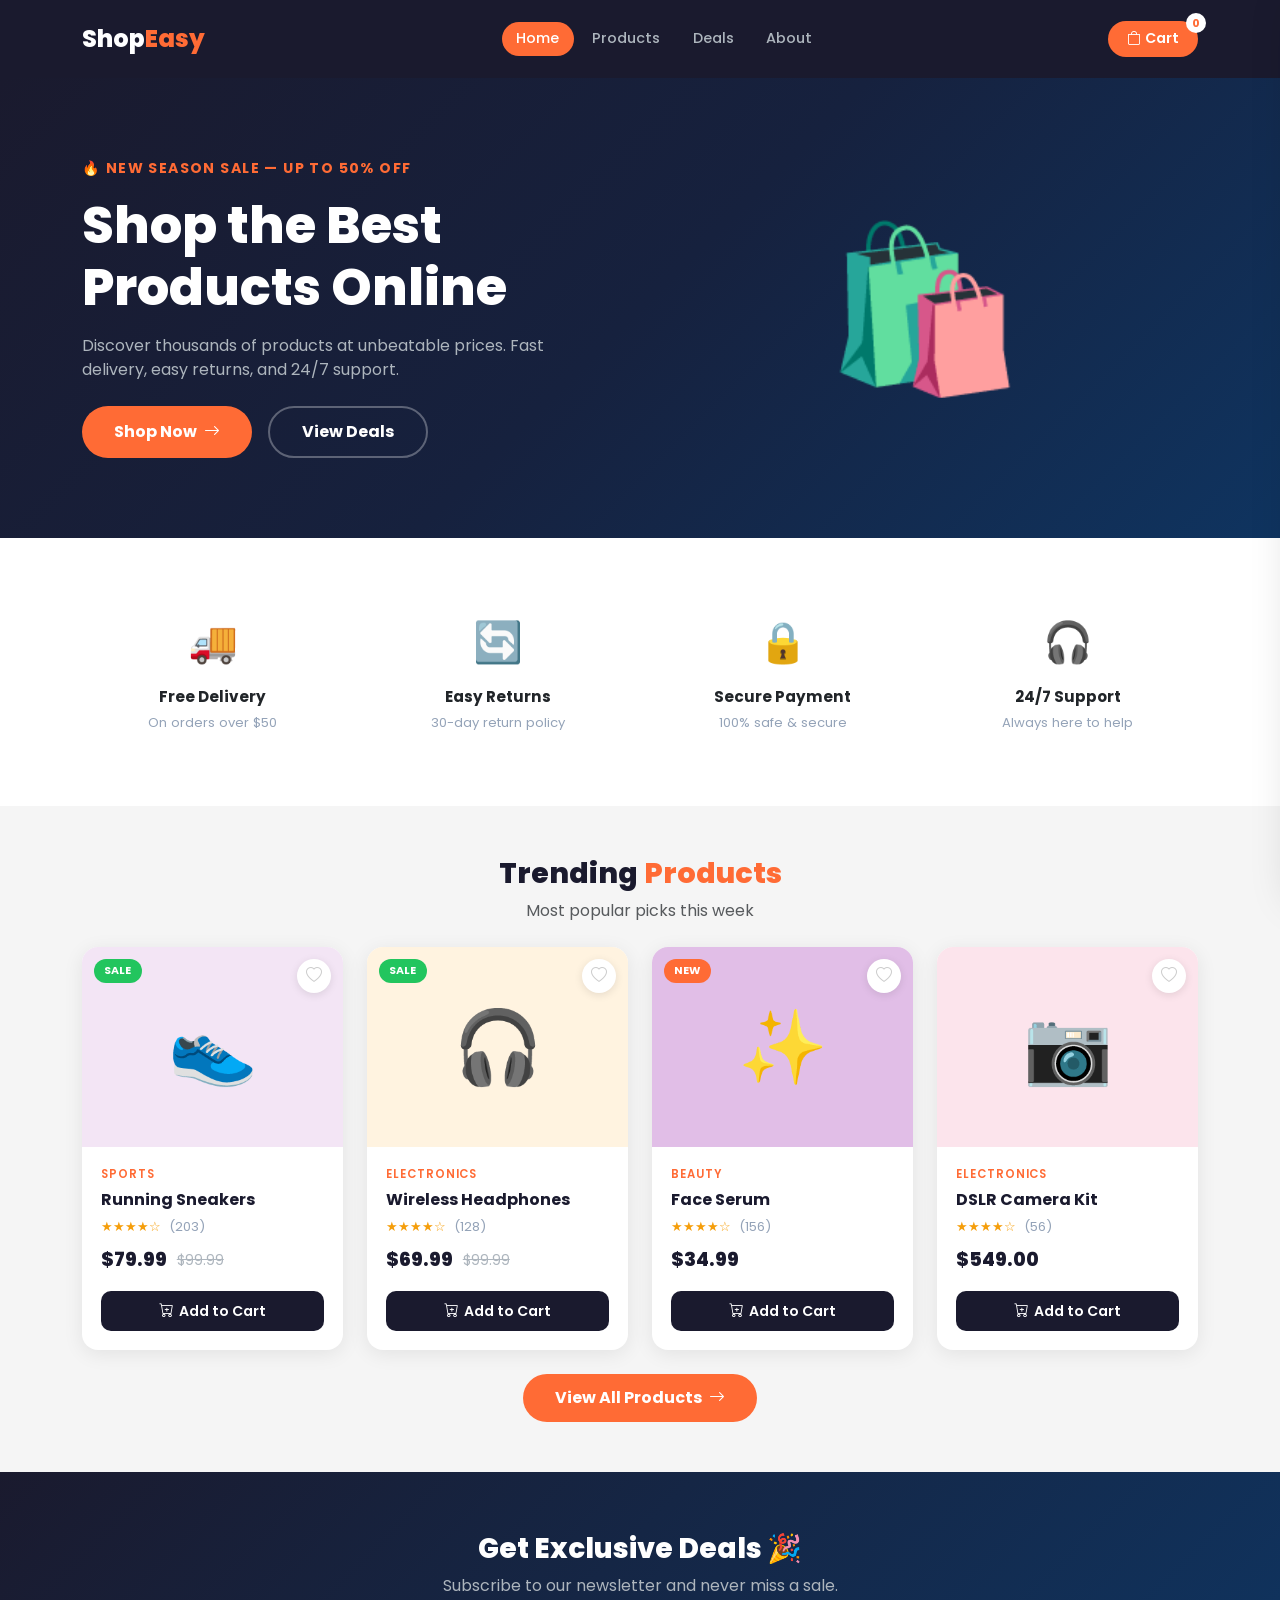
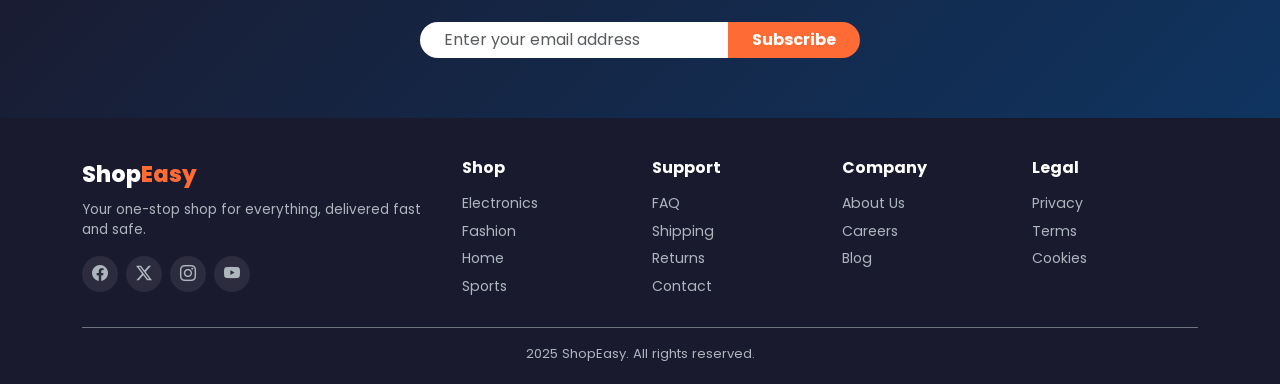
<file: index.html>
<!DOCTYPE html>
<html lang="en">
<head>
  <meta charset="UTF-8"/>
  <meta name="viewport" content="width=device-width, initial-scale=1.0"/>
  <title>ShopEasy - E-Commerce</title>
  <link href="https://cdn.jsdelivr.net/npm/bootstrap@5.3.3/dist/css/bootstrap.min.css" rel="stylesheet"/>
  <link href="https://cdn.jsdelivr.net/npm/bootstrap-icons@1.11.3/font/bootstrap-icons.css" rel="stylesheet"/>
  <link href="https://fonts.googleapis.com/css2?family=Poppins:wght@400;500;600;700;800&display=swap" rel="stylesheet"/>
  <style>
    :root {
      --primary: #ff6b35;
      --primary-dark: #e55a24;
      --dark: #1a1a2e;
    }
    * { box-sizing: border-box; }
    body { font-family: 'Poppins', sans-serif; background: #f5f5f5; margin: 0; }
    .page { display: none; }
    .page.active { display: block; animation: fadeIn .3s ease; }
    @keyframes fadeIn { from{opacity:0;transform:translateY(10px)} to{opacity:1;transform:translateY(0)} }

    /* NAVBAR */
    .navbar { background: var(--dark); padding: 1rem 0; position: sticky; top: 0; z-index: 999; }
    .navbar-brand { font-size: 1.5rem; font-weight: 800; color: #fff !important; text-decoration: none; }
    .navbar-brand span { color: var(--primary); }
    .nav-link { color: #adb5bd !important; font-weight: 500; font-size: .9rem; cursor: pointer; padding: .4rem .9rem !important; border-radius: 20px; transition: all .2s; }
    .nav-link:hover { color: #fff !important; background: rgba(255,255,255,.08); }
    .nav-link.active-nav { color: #fff !important; background: var(--primary) !important; }
    .cart-btn { background: var(--primary); color: #fff; border: none; border-radius: 25px; padding: .45rem 1.2rem; font-size: .88rem; font-weight: 600; cursor: pointer; font-family: 'Poppins', sans-serif; transition: background .2s; position: relative; }
    .cart-btn:hover { background: var(--primary-dark); }
    .cart-count { position: absolute; top: -8px; right: -8px; background: #fff; color: var(--primary); border-radius: 50%; width: 20px; height: 20px; font-size: .7rem; font-weight: 700; display: flex; align-items: center; justify-content: center; }

    /* HERO */
    .hero { background: linear-gradient(135deg,#1a1a2e,#16213e,#0f3460); padding: 80px 0; color: #fff; }
    .hero h1 { font-size: clamp(2rem,5vw,3.2rem); font-weight: 800; line-height: 1.2; }
    .hero p { color: #adb5bd; max-width: 480px; }
    .hero-img { font-size: 10rem; text-align: center; animation: float 3s ease-in-out infinite; }
    @keyframes float { 0%,100%{transform:translateY(0)} 50%{transform:translateY(-18px)} }
    .btn-custom { background: var(--primary); color: #fff; border: none; border-radius: 30px; padding: .75rem 2rem; font-size: 1rem; font-weight: 700; font-family: 'Poppins',sans-serif; cursor: pointer; transition: background .2s,transform .1s; display: inline-block; }
    .btn-custom:hover { background: var(--primary-dark); transform: scale(1.04); }

    /* FEATURES */
    .features-section { background: #fff; padding: 50px 0; }
    .feature-card { text-align: center; padding: 1.5rem; }
    .feature-icon { font-size: 2.5rem; margin-bottom: 1rem; }
    .feature-card h6 { font-size: .95rem; font-weight: 700; margin-bottom: .4rem; }
    .feature-card p { font-size: .82rem; color: #94a3b8; margin: 0; }

    /* FILTER */
    .filter-btn { border: 1.5px solid #dee2e6; background: #fff; border-radius: 25px; padding: .4rem 1.1rem; font-size: .85rem; font-weight: 600; cursor: pointer; font-family: 'Poppins',sans-serif; transition: all .2s; color: #555; }
    .filter-btn:hover { border-color: var(--primary); color: var(--primary); }
    .filter-btn.active { background: var(--primary); color: #fff; border-color: var(--primary); }

    /* PRODUCTS */
    .products-section { padding: 50px 0; }
    .section-title { font-size: 1.8rem; font-weight: 800; color: var(--dark); }
    .section-title span { color: var(--primary); }
    .product-card { background: #fff; border-radius: 16px; overflow: hidden; border: none; box-shadow: 0 4px 20px rgba(0,0,0,.08); transition: transform .3s,box-shadow .3s; height: 100%; }
    .product-card:hover { transform: translateY(-6px); box-shadow: 0 16px 40px rgba(0,0,0,.12); }
    .product-img { height: 200px; display: flex; align-items: center; justify-content: center; font-size: 5rem; position: relative; }
    .badge-new { position:absolute;top:12px;left:12px;background:var(--primary);color:#fff;font-size:.68rem;font-weight:700;padding:.25rem .65rem;border-radius:20px; }
    .badge-sale { position:absolute;top:12px;left:12px;background:#22c55e;color:#fff;font-size:.68rem;font-weight:700;padding:.25rem .65rem;border-radius:20px; }
    .wishlist-btn { position:absolute;top:12px;right:12px;width:34px;height:34px;border-radius:50%;background:#fff;border:none;cursor:pointer;display:flex;align-items:center;justify-content:center;font-size:1rem;color:#ccc;box-shadow:0 2px 8px rgba(0,0,0,.1);transition:color .2s,transform .1s; }
    .wishlist-btn:hover,.wishlist-btn.active { color:#ef4444;transform:scale(1.1); }
    .product-body { padding: 1.2rem; }
    .product-category { font-size:.72rem;font-weight:600;color:var(--primary);text-transform:uppercase;letter-spacing:.08em;margin-bottom:.3rem; }
    .product-name { font-size:1rem;font-weight:700;color:var(--dark);margin-bottom:.3rem; }
    .product-rating { color:#f59e0b;font-size:.82rem;margin-bottom:.6rem; }
    .product-rating span { color:#94a3b8;margin-left:4px; }
    .price-wrap { display:flex;align-items:center;gap:.6rem;margin-bottom:1rem; }
    .price-new { font-size:1.2rem;font-weight:800;color:var(--dark); }
    .price-old { font-size:.88rem;color:#adb5bd;text-decoration:line-through; }
    .add-to-cart { width:100%;background:var(--dark);color:#fff;border:none;border-radius:10px;padding:.6rem;font-size:.88rem;font-weight:600;font-family:'Poppins',sans-serif;cursor:pointer;transition:background .2s;display:flex;align-items:center;justify-content:center;gap:6px; }
    .add-to-cart:hover { background:var(--primary); }
    .add-to-cart.added { background:#22c55e; }

    /* CART */
    .cart-overlay { position:fixed;inset:0;background:rgba(0,0,0,.5);z-index:1040;opacity:0;pointer-events:none;transition:opacity .3s; }
    .cart-overlay.open { opacity:1;pointer-events:all; }
    .cart-sidebar { position:fixed;right:-420px;top:0;bottom:0;width:400px;background:#fff;z-index:1050;display:flex;flex-direction:column;box-shadow:-8px 0 40px rgba(0,0,0,.15);transition:right .3s; }
    .cart-sidebar.open { right:0; }
    .cart-header { padding:1.5rem;border-bottom:1px solid #eee;display:flex;justify-content:space-between;align-items:center; }
    .cart-header h5 { font-size:1.1rem;font-weight:800;margin:0; }
    .cart-close { background:none;border:none;font-size:1.4rem;cursor:pointer;color:#666; }
    .cart-items { flex:1;overflow-y:auto;padding:1rem 1.5rem; }
    .cart-empty { text-align:center;padding:3rem 1rem;color:#adb5bd; }
    .cart-empty i { font-size:3.5rem;display:block;margin-bottom:1rem; }
    .cart-item { display:flex;gap:14px;padding:.9rem 0;border-bottom:1px solid #f1f5f9;align-items:center; }
    .cart-item-img { width:64px;height:64px;border-radius:10px;background:#f8f9fa;display:flex;align-items:center;justify-content:center;font-size:1.8rem;flex-shrink:0; }
    .cart-item-info { flex:1;min-width:0; }
    .cart-item-name { font-size:.88rem;font-weight:600;margin-bottom:.2rem; }
    .cart-item-price { font-size:.82rem;color:var(--primary);font-weight:700; }
    .qty-wrap { display:flex;align-items:center;gap:6px;margin-top:.3rem; }
    .qty-btn { width:26px;height:26px;border-radius:50%;border:1.5px solid #dee2e6;background:#fff;cursor:pointer;display:flex;align-items:center;justify-content:center;font-size:.8rem;transition:all .15s; }
    .qty-btn:hover { border-color:var(--primary);color:var(--primary); }
    .qty-val { font-size:.85rem;font-weight:700;width:20px;text-align:center; }
    .remove-item { background:none;border:none;color:#ccc;cursor:pointer;font-size:1rem;transition:color .15s; }
    .remove-item:hover { color:#ef4444; }
    .cart-footer { padding:1.2rem 1.5rem;border-top:1px solid #eee; }
    .cart-total { display:flex;justify-content:space-between;align-items:center;margin-bottom:1rem; }
    .cart-total span:last-child { font-size:1.3rem;font-weight:800;color:var(--dark); }
    .checkout-btn { width:100%;background:var(--primary);color:#fff;border:none;border-radius:12px;padding:.85rem;font-size:1rem;font-weight:700;font-family:'Poppins',sans-serif;cursor:pointer;transition:background .2s; }
    .checkout-btn:hover { background:var(--primary-dark); }

    /* DEALS */
    .deal-banner { border-radius:16px;padding:2rem;color:#fff;overflow:hidden; }
    .deal-banner h3 { font-weight:800; }
    .deal-banner p { opacity:.85;margin-bottom:1rem; }
    .countdown { display:flex;gap:10px;margin-top:.5rem; }
    .count-box { background:rgba(255,255,255,.2);border-radius:8px;padding:.4rem .8rem;text-align:center; }
    .count-box span { display:block;font-size:1.4rem;font-weight:800;line-height:1; }
    .count-box small { font-size:.65rem;opacity:.8;text-transform:uppercase; }

    /* ABOUT */
    .about-hero { background:linear-gradient(135deg,#1a1a2e,#0f3460);padding:80px 0;color:#fff;text-align:center; }
    .about-hero h1 { font-size:3rem;font-weight:900; }
    .team-card { background:#fff;border-radius:16px;padding:1.5rem;text-align:center;box-shadow:0 4px 20px rgba(0,0,0,.08);transition:transform .3s; }
    .team-card:hover { transform:translateY(-6px); }
    .team-avatar { font-size:4rem;margin-bottom:.8rem; }
    .team-card h6 { font-weight:800;margin-bottom:.2rem; }
    .team-card p { font-size:.8rem;color:#94a3b8;margin:0; }
    .stat-box { background:#fff;border-radius:16px;padding:2rem;text-align:center;box-shadow:0 4px 20px rgba(0,0,0,.08); }
    .stat-box h2 { font-size:2.5rem;font-weight:900;color:var(--primary);margin-bottom:.3rem; }
    .stat-box p { color:#94a3b8;margin:0;font-size:.88rem; }

    /* TOAST */
    .toast-msg { position:fixed;bottom:24px;left:50%;transform:translateX(-50%) translateY(80px);background:var(--dark);color:#fff;padding:.7rem 1.5rem;border-radius:30px;font-size:.88rem;font-weight:600;z-index:9999;transition:transform .3s,opacity .3s;opacity:0;pointer-events:none; }
    .toast-msg.show { transform:translateX(-50%) translateY(0);opacity:1; }

    /* FOOTER */
    footer { background:var(--dark);color:#adb5bd;padding:40px 0 20px; }
    footer h6 { color:#fff;font-weight:700;margin-bottom:1rem; }
    footer a { color:#adb5bd;text-decoration:none;font-size:.88rem;display:block;margin-bottom:.4rem; }
    footer a:hover { color:#fff; }
    .footer-brand { font-size:1.4rem;font-weight:800;color:#fff;margin-bottom:.5rem; }
    .footer-brand span { color:var(--primary); }
    .social-btn { width:36px;height:36px;border-radius:50%;background:rgba(255,255,255,.08);border:none;color:#adb5bd;font-size:1rem;cursor:pointer;display:inline-flex;align-items:center;justify-content:center;transition:background .15s,color .15s; }
    .social-btn:hover { background:var(--primary);color:#fff; }
  </style>
</head>
<body>

<!-- TOAST -->
<div class="toast-msg" id="toast">
  <span id="toastText">Done!</span>
</div>

<!-- CART OVERLAY -->
<div class="cart-overlay" id="cartOverlay" onclick="closeCart()"></div>

<!-- CART SIDEBAR -->
<div class="cart-sidebar" id="cartSidebar">
  <div class="cart-header">
    <h5><i class="bi bi-bag-check me-2" style="color:var(--primary);"></i>Your Cart</h5>
    <button class="cart-close" onclick="closeCart()"><i class="bi bi-x-lg"></i></button>
  </div>
  <div class="cart-items" id="cartItems">
    <div class="cart-empty">
      <i class="bi bi-cart3"></i>
      <p class="fw-bold">Your cart is empty</p>
      <small>Add some products to get started!</small>
    </div>
  </div>
  <div class="cart-footer">
    <div class="cart-total">
      <span>Total</span>
      <span id="cartTotal">$0.00</span>
    </div>
    <button class="checkout-btn" onclick="checkout()">
      <i class="bi bi-lock-fill me-2"></i>Secure Checkout
    </button>
  </div>
</div>

<!-- NAVBAR -->
<nav class="navbar navbar-expand-lg">
  <div class="container">
    <a class="navbar-brand" href="#">Shop<span>Easy</span></a>
    <button class="navbar-toggler border-0" type="button" data-bs-toggle="collapse" data-bs-target="#navMenu">
      <i class="bi bi-list text-white fs-4"></i>
    </button>
    <div class="collapse navbar-collapse" id="navMenu">
      <ul class="navbar-nav mx-auto gap-1">
        <li class="nav-item"><a class="nav-link active-nav" id="nav-home" onclick="showPage('home')">Home</a></li>
        <li class="nav-item"><a class="nav-link" id="nav-products" onclick="showPage('products')">Products</a></li>
        <li class="nav-item"><a class="nav-link" id="nav-deals" onclick="showPage('deals')">Deals</a></li>
        <li class="nav-item"><a class="nav-link" id="nav-about" onclick="showPage('about')">About</a></li>
      </ul>
      <div class="d-flex align-items-center gap-3">
        <button class="cart-btn" onclick="openCart()">
          <i class="bi bi-bag me-1"></i>Cart
          <span class="cart-count" id="cartCount">0</span>
        </button>
      </div>
    </div>
  </div>
</nav>

<!-- ══════════ HOME PAGE ══════════ -->
<div id="page-home" class="page active">
  <section class="hero">
    <div class="container">
      <div class="row align-items-center gy-4">
        <div class="col-lg-6">
          <p style="color:var(--primary);font-weight:700;font-size:.88rem;letter-spacing:.1em;text-transform:uppercase;">
            🔥 New Season Sale — Up to 50% Off
          </p>
          <h1 class="mb-3">Shop the Best<br>Products Online</h1>
          <p class="mb-4">Discover thousands of products at unbeatable prices. Fast delivery, easy returns, and 24/7 support.</p>
          <div class="d-flex gap-3 flex-wrap">
            <button class="btn-custom" onclick="showPage('products')">
              Shop Now <i class="bi bi-arrow-right ms-1"></i>
            </button>
            <button class="btn-custom" style="background:transparent;border:2px solid rgba(255,255,255,.3);"
              onclick="showPage('deals')">
              View Deals
            </button>
          </div>
        </div>
        <div class="col-lg-6">
          <div class="hero-img">🛍️</div>
        </div>
      </div>
    </div>
  </section>

  <section class="features-section">
    <div class="container">
      <div class="row g-4">
        <div class="col-6 col-md-3">
          <div class="feature-card">
            <div class="feature-icon">🚚</div>
            <h6>Free Delivery</h6><p>On orders over $50</p>
          </div>
        </div>
        <div class="col-6 col-md-3">
          <div class="feature-card">
            <div class="feature-icon">🔄</div>
            <h6>Easy Returns</h6><p>30-day return policy</p>
          </div>
        </div>
        <div class="col-6 col-md-3">
          <div class="feature-card">
            <div class="feature-icon">🔒</div>
            <h6>Secure Payment</h6><p>100% safe & secure</p>
          </div>
        </div>
        <div class="col-6 col-md-3">
          <div class="feature-card">
            <div class="feature-icon">🎧</div>
            <h6>24/7 Support</h6><p>Always here to help</p>
          </div>
        </div>
      </div>
    </div>
  </section>

  <section class="products-section">
    <div class="container">
      <div class="text-center mb-4">
        <h2 class="section-title">Trending <span>Products</span></h2>
        <p class="text-muted">Most popular picks this week</p>
      </div>
      <div class="row g-4" id="trendingGrid"></div>
      <div class="text-center mt-4">
        <button class="btn-custom" onclick="showPage('products')">
          View All Products <i class="bi bi-arrow-right ms-1"></i>
        </button>
      </div>
    </div>
  </section>

  <section style="background:linear-gradient(135deg,var(--dark),#0f3460);padding:60px 0;">
    <div class="container text-center">
      <h3 style="color:#fff;font-weight:800;margin-bottom:.5rem;">Get Exclusive Deals 🎉</h3>
      <p style="color:#adb5bd;margin-bottom:1.5rem;">Subscribe to our newsletter and never miss a sale.</p>
      <div class="input-group mx-auto" style="max-width:440px;">
        <input type="email" class="form-control rounded-pill rounded-end-0 border-0 px-4"
               placeholder="Enter your email address"
               style="font-family:'Poppins',sans-serif;"/>
        <button class="btn rounded-pill rounded-start-0 px-4"
                style="background:var(--primary);color:#fff;border:none;font-family:'Poppins',sans-serif;font-weight:700;"
                onclick="showToast('Subscribed successfully!')">Subscribe</button>
      </div>
    </div>
  </section>

  <footer>
    <div class="container">
      <div class="row g-4 mb-4">
        <div class="col-lg-4">
          <div class="footer-brand">Shop<span>Easy</span></div>
          <p style="font-size:.85rem;margin-bottom:1rem;">Your one-stop shop for everything, delivered fast and safe.</p>
          <div class="d-flex gap-2">
            <button class="social-btn"><i class="bi bi-facebook"></i></button>
            <button class="social-btn"><i class="bi bi-twitter-x"></i></button>
            <button class="social-btn"><i class="bi bi-instagram"></i></button>
            <button class="social-btn"><i class="bi bi-youtube"></i></button>
          </div>
        </div>
        <div class="col-6 col-lg-2">
          <h6>Shop</h6>
          <a href="#">Electronics</a><a href="#">Fashion</a>
          <a href="#">Home</a><a href="#">Sports</a>
        </div>
        <div class="col-6 col-lg-2">
          <h6>Support</h6>
          <a href="#">FAQ</a><a href="#">Shipping</a>
          <a href="#">Returns</a><a href="#">Contact</a>
        </div>
        <div class="col-6 col-lg-2">
          <h6>Company</h6>
          <a href="#">About Us</a><a href="#">Careers</a><a href="#">Blog</a>
        </div>
        <div class="col-6 col-lg-2">
          <h6>Legal</h6>
          <a href="#">Privacy</a><a href="#">Terms</a><a href="#">Cookies</a>
        </div>
      </div>
      <div class="border-top border-secondary pt-3 text-center" style="font-size:.82rem;">
        2025 ShopEasy. All rights reserved.
      </div>
    </div>
  </footer>
</div>

<!-- ══════════ PRODUCTS PAGE ══════════ -->
<div id="page-products" class="page">
  <section class="products-section">
    <div class="container">
      <div class="d-flex justify-content-between align-items-center flex-wrap gap-3 mb-4">
        <div>
          <h2 class="section-title">All <span>Products</span></h2>
          <p class="text-muted mb-0" id="productCount">Showing 12 products</p>
        </div>
        <select class="form-select form-select-sm rounded-pill"
                style="width:160px;font-family:'Poppins',sans-serif;"
                onchange="sortProducts(this.value)">
          <option value="default">Sort by</option>
          <option value="price-low">Price: Low to High</option>
          <option value="price-high">Price: High to Low</option>
          <option value="rating">Top Rated</option>
        </select>
      </div>
      <div class="d-flex flex-wrap gap-2 mb-4">
        <button class="filter-btn active" onclick="filterProducts('all',this)">All</button>
        <button class="filter-btn" onclick="filterProducts('electronics',this)">Electronics</button>
        <button class="filter-btn" onclick="filterProducts('fashion',this)">Fashion</button>
        <button class="filter-btn" onclick="filterProducts('home',this)">Home</button>
        <button class="filter-btn" onclick="filterProducts('sports',this)">Sports</button>
        <button class="filter-btn" onclick="filterProducts('beauty',this)">Beauty</button>
      </div>
      <div class="row g-4" id="productGrid"></div>
    </div>
  </section>
  <footer>
    <div class="container">
      <div class="text-center py-2" style="font-size:.82rem;">2025 ShopEasy. All rights reserved.</div>
    </div>
  </footer>
</div>

<!-- ══════════ DEALS PAGE ══════════ -->
<div id="page-deals" class="page">
  <section style="padding:50px 0;background:#f5f5f5;">
    <div class="container">
      <div class="text-center mb-5">
        <h2 class="section-title">Hot <span>Deals</span> 🔥</h2>
        <p class="text-muted">Limited time offers — grab them before they are gone!</p>
      </div>
      <div class="row g-4 mb-5">
        <div class="col-md-6">
          <div class="deal-banner" style="background:linear-gradient(135deg,#e63946,#c1121f);">
            <h3>Flash Sale! 🎧</h3>
            <p>Up to 40% off on all Electronics today only</p>
            <div class="countdown" id="countdown1"></div>
            <button class="btn-custom mt-3" style="background:#fff;color:#e63946;"
              onclick="filterProducts('electronics',null);showPage('products')">
              Shop Electronics
            </button>
          </div>
        </div>
        <div class="col-md-6">
          <div class="deal-banner" style="background:linear-gradient(135deg,#1a1a2e,#0f3460);">
            <h3>Weekend Deal! 👗</h3>
            <p>Buy 2 fashion items and get 30% off the second</p>
            <div class="countdown" id="countdown2"></div>
            <button class="btn-custom mt-3" style="background:#fff;color:#1a1a2e;"
              onclick="filterProducts('fashion',null);showPage('products')">
              Shop Fashion
            </button>
          </div>
        </div>
      </div>
      <h4 style="font-weight:800;" class="mb-3">Deal of the Day</h4>
      <div class="row g-4" id="dealsGrid"></div>
    </div>
  </section>
  <footer>
    <div class="container">
      <div class="text-center py-2" style="font-size:.82rem;">2025 ShopEasy. All rights reserved.</div>
    </div>
  </footer>
</div>

<!-- ══════════ ABOUT PAGE ══════════ -->
<div id="page-about" class="page">
  <section class="about-hero">
    <div class="container">
      <p style="color:var(--primary);font-weight:700;letter-spacing:.1em;text-transform:uppercase;font-size:.88rem;">Who We Are</p>
      <h1 class="mb-3">About ShopEasy</h1>
      <p style="color:#adb5bd;max-width:600px;margin:0 auto;font-size:1.05rem;">
        We are on a mission to make online shopping simple, affordable, and enjoyable for everyone.
      </p>
    </div>
  </section>

  <section style="background:#f5f5f5;padding:50px 0;">
    <div class="container">
      <div class="row g-4 mb-5">
        <div class="col-6 col-md-3">
          <div class="stat-box"><h2>50K+</h2><p>Happy Customers</p></div>
        </div>
        <div class="col-6 col-md-3">
          <div class="stat-box"><h2>10K+</h2><p>Products Listed</p></div>
        </div>
        <div class="col-6 col-md-3">
          <div class="stat-box"><h2>120+</h2><p>Countries Served</p></div>
        </div>
        <div class="col-6 col-md-3">
          <div class="stat-box"><h2>99%</h2><p>Satisfaction Rate</p></div>
        </div>
      </div>

      <div class="row align-items-center g-5 mb-5">
        <div class="col-lg-6">
          <h2 class="section-title mb-3">Our <span>Story</span></h2>
          <p class="text-muted mb-3">ShopEasy was founded in 2020 with one simple idea — shopping online should be as easy as walking into your favorite store.</p>
          <p class="text-muted mb-3">We started with just 100 products and a small team of 5. Today we serve over 50,000 customers across 120+ countries.</p>
          <p class="text-muted">Our commitment to quality, speed, and customer happiness has never wavered since day one.</p>
        </div>
        <div class="col-lg-6 text-center" style="font-size:10rem;">🏪</div>
      </div>

      <div class="text-center mb-4">
        <h2 class="section-title">Meet the <span>Team</span></h2>
      </div>
      <div class="row g-4 mb-5">
        <div class="col-6 col-md-3">
          <div class="team-card">
            <div class="team-avatar">👩</div>
            <h6>SEEMA KUMARI</h6><p>CEO and Co-Founder</p>
          </div>
        </div>
        <div class="col-6 col-md-3">
          <div class="team-card">
            <div class="team-avatar">👩‍💻</div>
            <h6>SRI VINAYA</h6><p>CTO and Co-Founder</p>
          </div>
        </div>
        <div class="col-6 col-md-3">
          <div class="team-card">
            <div class="team-avatar">👨‍🎨</div>
            <h6>AKSHITHA</h6><p>Head of Design</p>
          </div>
        </div>
        <div class="col-6 col-md-3">
          <div class="team-card">
            <div class="team-avatar">👩‍💼</div>
            <h6>DIVYA</h6><p>Head of Logistics</p>
          </div>
        </div>
      </div>

      <div class="text-center mb-4">
        <h2 class="section-title">Our <span>Values</span></h2>
      </div>
      <div class="row g-4">
        <div class="col-md-4">
          <div class="stat-box">
            <div style="font-size:2.5rem;margin-bottom:1rem;">🤝</div>
            <h6 class="fw-bold mb-2">Trust</h6>
            <p>We build every relationship on honesty, transparency, and integrity.</p>
          </div>
        </div>
        <div class="col-md-4">
          <div class="stat-box">
            <div style="font-size:2.5rem;margin-bottom:1rem;">⚡</div>
            <h6 class="fw-bold mb-2">Speed</h6>
            <p>Fast checkout, fast delivery, fast support — always.</p>
          </div>
        </div>
        <div class="col-md-4">
          <div class="stat-box">
            <div style="font-size:2.5rem;margin-bottom:1rem;">💚</div>
            <h6 class="fw-bold mb-2">Sustainability</h6>
            <p>We are committed to eco-friendly packaging and carbon-neutral delivery.</p>
          </div>
        </div>
      </div>
    </div>
  </section>

  <footer>
    <div class="container">
      <div class="text-center py-2" style="font-size:.82rem;">2025 ShopEasy. All rights reserved.</div>
    </div>
  </footer>
</div>

<script src="https://cdn.jsdelivr.net/npm/bootstrap@5.3.3/dist/js/bootstrap.bundle.min.js"></script>
<script>

var allProducts = [
  { id:1,  name:"Wireless Headphones", category:"electronics", price:69.99,  oldPrice:99.99,  rating:4.8, reviews:128, emoji:"🎧", badge:"sale", bg:"#fff3e0" },
  { id:2,  name:"Smart Watch Pro",     category:"electronics", price:199.00, oldPrice:0,      rating:4.6, reviews:74,  emoji:"⌚", badge:"new",  bg:"#e3f2fd" },
  { id:3,  name:"Running Sneakers",    category:"sports",      price:79.99,  oldPrice:99.99,  rating:4.9, reviews:203, emoji:"👟", badge:"sale", bg:"#f3e5f5" },
  { id:4,  name:"DSLR Camera Kit",     category:"electronics", price:549.00, oldPrice:0,      rating:4.7, reviews:56,  emoji:"📷", badge:"",     bg:"#fce4ec" },
  { id:5,  name:"Ergonomic Chair",     category:"home",        price:254.00, oldPrice:299.00, rating:4.5, reviews:91,  emoji:"🪑", badge:"sale", bg:"#e8f5e9" },
  { id:6,  name:"Laptop Sleeve",       category:"electronics", price:24.99,  oldPrice:0,      rating:3.8, reviews:38,  emoji:"💻", badge:"",     bg:"#e0f7fa" },
  { id:7,  name:"Yoga Mat Premium",    category:"sports",      price:39.99,  oldPrice:54.99,  rating:4.7, reviews:115, emoji:"🧘", badge:"sale", bg:"#fff3e0" },
  { id:8,  name:"Silk Dress",          category:"fashion",     price:89.00,  oldPrice:0,      rating:4.4, reviews:62,  emoji:"👗", badge:"new",  bg:"#fce4ec" },
  { id:9,  name:"Coffee Maker",        category:"home",        price:119.00, oldPrice:149.00, rating:4.6, reviews:87,  emoji:"☕", badge:"sale", bg:"#efebe9" },
  { id:10, name:"Perfume Collection",  category:"beauty",      price:65.00,  oldPrice:0,      rating:4.5, reviews:49,  emoji:"🌸", badge:"new",  bg:"#f8bbd0" },
  { id:11, name:"Leather Wallet",      category:"fashion",     price:45.00,  oldPrice:60.00,  rating:4.3, reviews:33,  emoji:"👜", badge:"sale", bg:"#ffe0b2" },
  { id:12, name:"Face Serum",          category:"beauty",      price:34.99,  oldPrice:0,      rating:4.8, reviews:156, emoji:"✨", badge:"new",  bg:"#e1bee7" }
];

var cart = [];
var currentFilter = 'all';
var currentSort = 'default';

// ═══ PAGE NAVIGATION ═══
function showPage(pageName) {
  var pages = document.querySelectorAll('.page');
  for (var i = 0; i < pages.length; i++) {
    pages[i].classList.remove('active');
  }
  document.getElementById('page-' + pageName).classList.add('active');

  var navLinks = document.querySelectorAll('.nav-link');
  for (var j = 0; j < navLinks.length; j++) {
    navLinks[j].classList.remove('active-nav');
  }
  var activeNav = document.getElementById('nav-' + pageName);
  if (activeNav) activeNav.classList.add('active-nav');

  window.scrollTo(0, 0);
}

// ═══ RENDER PRODUCTS ═══
function renderProducts(products, containerId) {
  var grid = document.getElementById(containerId);
  if (!grid) return;

  if (containerId === 'productGrid') {
    document.getElementById('productCount').textContent = 'Showing ' + products.length + ' products';
  }

  if (products.length === 0) {
    grid.innerHTML = '<div class="col-12 text-center py-5"><div style="font-size:3rem;">😕</div><p class="text-muted mt-2">No products found.</p></div>';
    return;
  }

  var html = '';
  for (var i = 0; i < products.length; i++) {
    var p = products[i];
    var stars = '';
    for (var s = 0; s < Math.floor(p.rating); s++) stars += '★';
    for (var e = Math.floor(p.rating); e < 5; e++) stars += '☆';

    var badgeHtml = '';
    if (p.badge === 'sale') badgeHtml = '<span class="badge-sale">SALE</span>';
    if (p.badge === 'new') badgeHtml = '<span class="badge-new">NEW</span>';

    var oldPriceHtml = '';
    if (p.oldPrice > 0) {
      oldPriceHtml = '<span class="price-old">$' + p.oldPrice.toFixed(2) + '</span>';
    }

    html += '<div class="col-sm-6 col-lg-4 col-xl-3">';
    html += '<div class="product-card">';
    html += '<div class="product-img" style="background:' + p.bg + ';">';
    html += badgeHtml;
    html += '<button class="wishlist-btn" id="wish-' + p.id + '" onclick="toggleWishlist(' + p.id + ')">';
    html += '<i class="bi bi-heart"></i></button>';
    html += '<span style="font-size:4.5rem;">' + p.emoji + '</span>';
    html += '</div>';
    html += '<div class="product-body">';
    html += '<div class="product-category">' + p.category + '</div>';
    html += '<div class="product-name">' + p.name + '</div>';
    html += '<div class="product-rating">' + stars + ' <span>(' + p.reviews + ')</span></div>';
    html += '<div class="price-wrap">';
    html += '<span class="price-new">$' + p.price.toFixed(2) + '</span>';
    html += oldPriceHtml;
    html += '</div>';
    html += '<button class="add-to-cart" id="btn-' + p.id + '" onclick="addToCart(' + p.id + ')">';
    html += '<i class="bi bi-cart-plus"></i> Add to Cart</button>';
    html += '</div></div></div>';
  }
  grid.innerHTML = html;
}

// ═══ FILTER ═══
function filterProducts(cat, btn) {
  if (btn) {
    var btns = document.querySelectorAll('.filter-btn');
    for (var i = 0; i < btns.length; i++) btns[i].classList.remove('active');
    btn.classList.add('active');
  }
  currentFilter = cat;
  applyFiltersAndSort();
}

function sortProducts(val) {
  currentSort = val;
  applyFiltersAndSort();
}

function applyFiltersAndSort() {
  var result = [];
  for (var i = 0; i < allProducts.length; i++) {
    if (currentFilter === 'all' || allProducts[i].category === currentFilter) {
      result.push(allProducts[i]);
    }
  }
  if (currentSort === 'price-low') result.sort(function(a,b){ return a.price - b.price; });
  if (currentSort === 'price-high') result.sort(function(a,b){ return b.price - a.price; });
  if (currentSort === 'rating') result.sort(function(a,b){ return b.rating - a.rating; });
  renderProducts(result, 'productGrid');
}

// ═══ WISHLIST ═══
function toggleWishlist(id) {
  var btn = document.getElementById('wish-' + id);
  if (!btn) return;
  btn.classList.toggle('active');
  if (btn.classList.contains('active')) {
    btn.querySelector('i').className = 'bi bi-heart-fill';
    showToast('Added to wishlist!');
  } else {
    btn.querySelector('i').className = 'bi bi-heart';
    showToast('Removed from wishlist');
  }
}

// ═══ CART ═══
function addToCart(id) {
  var product = null;
  for (var i = 0; i < allProducts.length; i++) {
    if (allProducts[i].id === id) { product = allProducts[i]; break; }
  }
  if (!product) return;

  var existing = null;
  for (var j = 0; j < cart.length; j++) {
    if (cart[j].id === id) { existing = cart[j]; break; }
  }
  if (existing) {
    existing.qty++;
  } else {
    cart.push({ id:product.id, name:product.name, price:product.price, emoji:product.emoji, bg:product.bg, qty:1 });
  }

  updateCartUI();
  renderCartItems();
  showToast(product.name + ' added to cart!');

  var btn = document.getElementById('btn-' + id);
  if (btn) {
    btn.classList.add('added');
    btn.innerHTML = '<i class="bi bi-check-lg"></i> Added!';
    setTimeout(function() {
      btn.classList.remove('added');
      btn.innerHTML = '<i class="bi bi-cart-plus"></i> Add to Cart';
    }, 1500);
  }
}

function removeFromCart(id) {
  var newCart = [];
  for (var i = 0; i < cart.length; i++) {
    if (cart[i].id !== id) newCart.push(cart[i]);
  }
  cart = newCart;
  updateCartUI();
  renderCartItems();
}

function changeQty(id, delta) {
  for (var i = 0; i < cart.length; i++) {
    if (cart[i].id === id) {
      cart[i].qty += delta;
      if (cart[i].qty <= 0) { removeFromCart(id); return; }
      break;
    }
  }
  updateCartUI();
  renderCartItems();
}

function updateCartUI() {
  var total = 0;
  var sum = 0;
  for (var i = 0; i < cart.length; i++) {
    total += cart[i].qty;
    sum += cart[i].price * cart[i].qty;
  }
  document.getElementById('cartCount').textContent = total;
  document.getElementById('cartTotal').textContent = '$' + sum.toFixed(2);
}

function renderCartItems() {
  var c = document.getElementById('cartItems');
  if (cart.length === 0) {
    c.innerHTML = '<div class="cart-empty"><i class="bi bi-cart3"></i><p class="fw-bold">Your cart is empty</p><small>Add some products to get started!</small></div>';
    return;
  }
  var html = '';
  for (var i = 0; i < cart.length; i++) {
    var item = cart[i];
    html += '<div class="cart-item">';
    html += '<div class="cart-item-img" style="background:' + item.bg + ';">' + item.emoji + '</div>';
    html += '<div class="cart-item-info">';
    html += '<div class="cart-item-name">' + item.name + '</div>';
    html += '<div class="cart-item-price">$' + item.price.toFixed(2) + '</div>';
    html += '<div class="qty-wrap">';
    html += '<button class="qty-btn" onclick="changeQty(' + item.id + ',-1)"><i class="bi bi-dash"></i></button>';
    html += '<span class="qty-val">' + item.qty + '</span>';
    html += '<button class="qty-btn" onclick="changeQty(' + item.id + ',1)"><i class="bi bi-plus"></i></button>';
    html += '</div></div>';
    html += '<button class="remove-item" onclick="removeFromCart(' + item.id + ')"><i class="bi bi-trash3"></i></button>';
    html += '</div>';
  }
  c.innerHTML = html;
}

function openCart() {
  document.getElementById('cartSidebar').classList.add('open');
  document.getElementById('cartOverlay').classList.add('open');
}
function closeCart() {
  document.getElementById('cartSidebar').classList.remove('open');
  document.getElementById('cartOverlay').classList.remove('open');
}
function checkout() {
  if (cart.length === 0) { showToast('Your cart is empty!'); return; }
  cart = [];
  updateCartUI();
  renderCartItems();
  closeCart();
  showToast('Order placed successfully! Thank you!');
}

// ═══ TOAST ═══
function showToast(msg) {
  var t = document.getElementById('toast');
  document.getElementById('toastText').textContent = msg;
  t.classList.add('show');
  setTimeout(function() { t.classList.remove('show'); }, 2500);
}

// ═══ COUNTDOWN ═══
function renderCountdown(id, hoursLeft) {
  var el = document.getElementById(id);
  if (!el) return;
  var total = hoursLeft * 3600;
  function tick() {
    var h = Math.floor(total / 3600);
    var m = Math.floor((total % 3600) / 60);
    var s = total % 60;
    var hh = h < 10 ? '0' + h : '' + h;
    var mm = m < 10 ? '0' + m : '' + m;
    var ss = s < 10 ? '0' + s : '' + s;
    el.innerHTML =
      '<div class="count-box"><span>' + hh + '</span><small>hrs</small></div>' +
      '<div class="count-box"><span>' + mm + '</span><small>min</small></div>' +
      '<div class="count-box"><span>' + ss + '</span><small>sec</small></div>';
    if (total > 0) { total--; setTimeout(tick, 1000); }
  }
  tick();
}

// ═══ INIT ═══
window.onload = function() {
  var sorted = allProducts.slice().sort(function(a,b){ return b.rating - a.rating; });
  var trending = sorted.slice(0, 4);
  renderProducts(trending, 'trendingGrid');
  renderProducts(allProducts, 'productGrid');
  var deals = [];
  for (var i = 0; i < allProducts.length; i++) {
    if (allProducts[i].badge === 'sale') deals.push(allProducts[i]);
  }
  renderProducts(deals, 'dealsGrid');
  renderCountdown('countdown1', 5);
  renderCountdown('countdown2', 11);
};

</script>
</body>
</html>
</file>
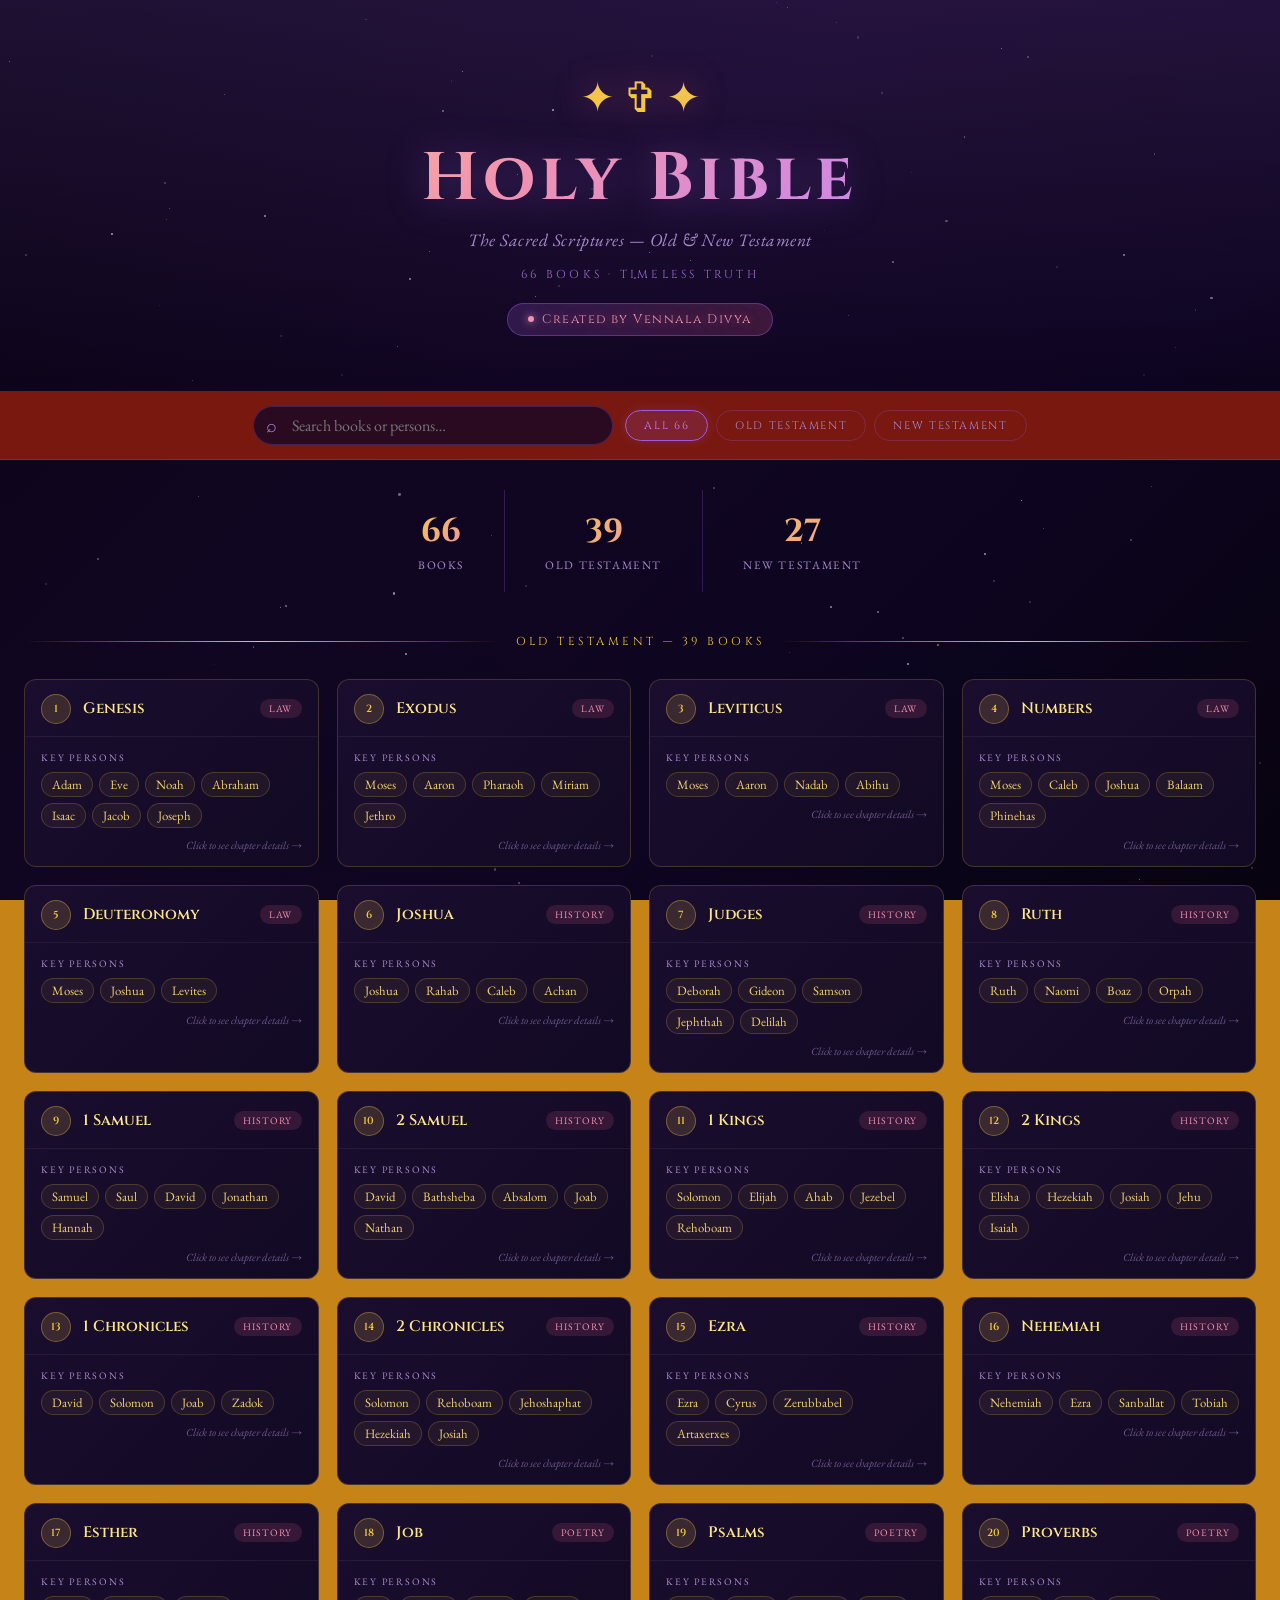
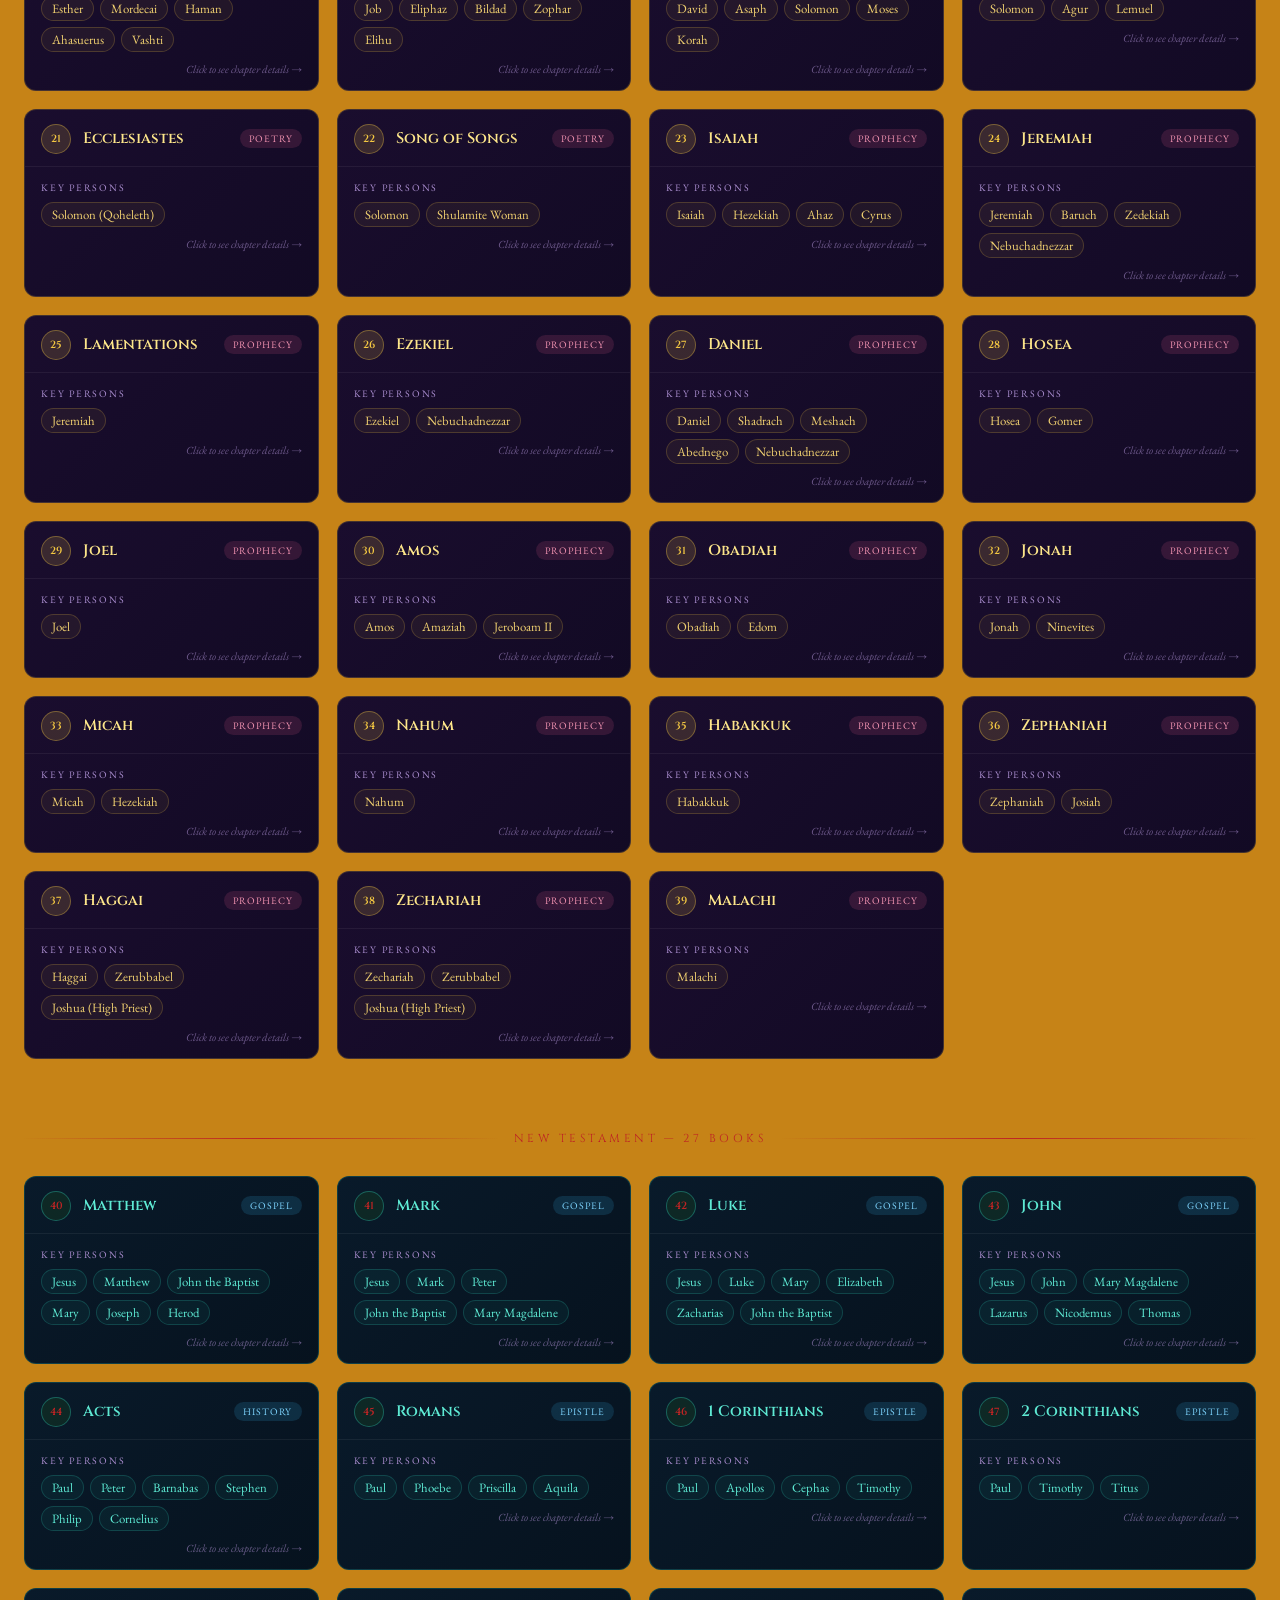
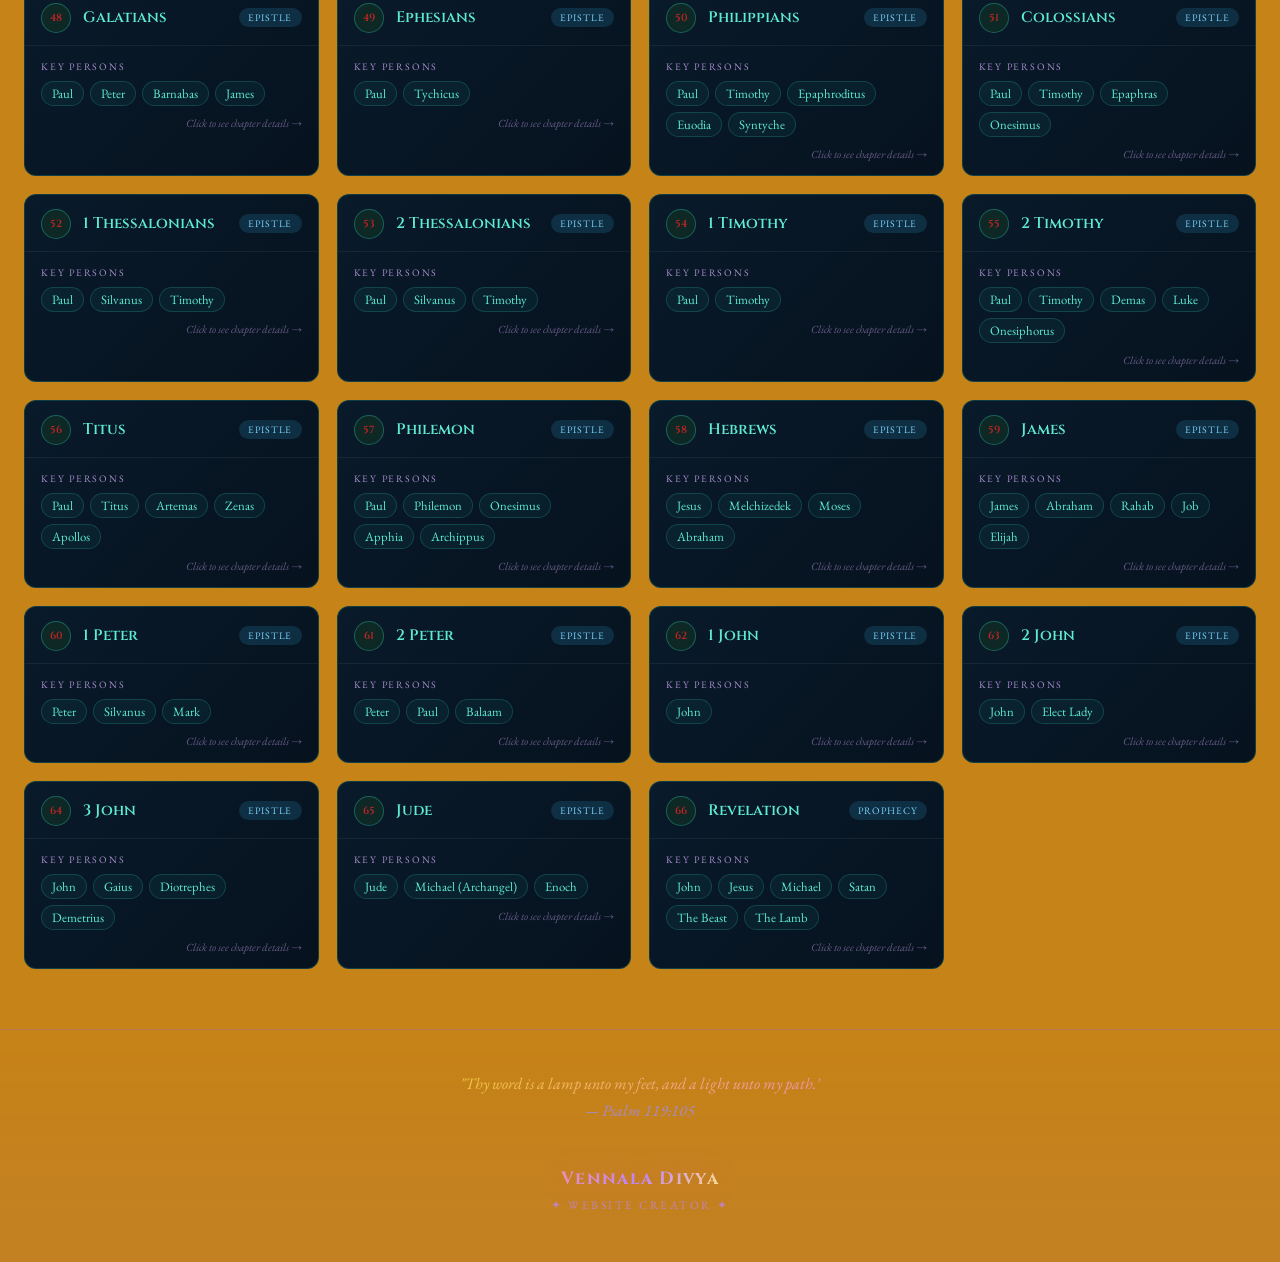
<file: bible.html>
<!DOCTYPE html>
<html lang="en">
<head>
<meta charset="UTF-8"/>
<meta name="viewport" content="width=device-width, initial-scale=1.0"/>
<title>Holy Bible — Vennala Divya</title>
<link href="https://fonts.googleapis.com/css2?family=Cinzel:wght@400;600;700&family=EB+Garamond:ital,wght@0,400;0,500;1,400&display=swap" rel="stylesheet"/>
<style>
*,*::before,*::after{box-sizing:border-box;margin:0;padding:0;}
:root{
  --rose:#e85d8a; --rose-light:#f092b0; --rose-dark:#c0406a;
  --violet:#9b5de5; --violet-light:#c084fc; --violet-dark:#7c3aed;
  --gold:#f4c842; --gold-light:#fde68a;
  --teal:#be2424; --teal-light:#5eead4;
  --sky:#38bdf8; --sky-light:#7dd3fc;
  --deep:#0a0414; --card:#160826; --card2:#1e0d38;
  --border:rgba(155,93,229,0.25); --text:#f3e8ff; --muted:#a78bcc;
}
html{scroll-behavior:smooth;}
body{
  font-family:'EB Garamond',serif;
  min-height:100vh; overflow-x:hidden; color:var(--text);
  background: #c68317;
}

/* ── ANIMATED BACKGROUND ── */
.bg-layer{position:fixed;inset:0;z-index:0;pointer-events:none;}
.bg-layer::before{
  content:'';position:absolute;inset:0;
  background:
    radial-gradient(ellipse 70% 50% at 10% 0%,   rgba(155,93,229,0.35) 0%,transparent 55%),
    radial-gradient(ellipse 60% 45% at 90% 10%,  rgba(232,93,138,0.28) 0%,transparent 55%),
    radial-gradient(ellipse 50% 50% at 80% 90%,  rgba(45,212,191,0.2)  0%,transparent 55%),
    radial-gradient(ellipse 60% 40% at 20% 85%,  rgba(56,189,248,0.18) 0%,transparent 55%),
    radial-gradient(ellipse 80% 80% at 50% 50%,  rgba(124,58,237,0.12) 0%,transparent 70%);
  animation: bgPulse 10s ease-in-out infinite alternate;
}
@keyframes bgPulse{
  0%  {opacity:0.8;}
  100%{opacity:1.0;}
}
.bg-layer::after{
  content:'';position:absolute;inset:0;
  background: linear-gradient(135deg,#0a0414 0%,#110622 40%,#0d0520 70%,#08030f 100%);
  mix-blend-mode:multiply;
}

/* ── STARS ── */
.stars{position:fixed;inset:0;z-index:0;pointer-events:none;overflow:hidden;}
.star{position:absolute;border-radius:50%;background:#fff;animation:twinkle var(--d,3s) ease-in-out infinite alternate;}
@keyframes twinkle{0%{opacity:0.1;transform:scale(0.8);}100%{opacity:0.9;transform:scale(1.2);}}

/* ── HEADER ── */
header{
  position:relative;z-index:10;text-align:center;
  padding:70px 20px 55px;
  border-bottom:1px solid var(--border);
  background:linear-gradient(180deg,rgba(155,93,229,0.15) 0%,transparent 100%);
}
.cross-icon{font-size:2.6rem;margin-bottom:18px;display:block;
  background:linear-gradient(135deg,var(--rose-light),var(--gold),var(--violet-light));
  -webkit-background-clip:text;-webkit-text-fill-color:transparent;background-clip:text;
  filter:drop-shadow(0 0 16px rgba(232,93,138,0.5));
  animation:glow 3s ease-in-out infinite alternate;
}
@keyframes glow{0%{filter:drop-shadow(0 0 10px rgba(155,93,229,0.5));}100%{filter:drop-shadow(0 0 24px rgba(232,93,138,0.8));}}
header h1{
  font-family:'Cinzel',serif;font-size:clamp(2.4rem,6vw,4.2rem);font-weight:700;
  background:linear-gradient(135deg,var(--gold-light) 0%,var(--rose-light) 40%,var(--violet-light) 80%,var(--teal-light) 100%);
  -webkit-background-clip:text;-webkit-text-fill-color:transparent;background-clip:text;
  letter-spacing:0.08em;line-height:1.1;
  text-shadow:none;
  filter:drop-shadow(0 2px 20px rgba(155,93,229,0.4));
}
header p{font-size:1.1rem;color:var(--muted);margin-top:12px;font-style:italic;letter-spacing:0.03em;}
.tagline{
  display:inline-block;margin-top:16px;
  font-family:'Cinzel',serif;font-size:0.72rem;letter-spacing:0.28em;text-transform:uppercase;
  color:var(--violet-light);opacity:0.8;
}
.creator-badge{
  display:inline-flex;align-items:center;gap:8px;
  margin-top:20px;
  padding:7px 20px;
  border-radius:30px;
  background:linear-gradient(135deg,rgba(155,93,229,0.2),rgba(232,93,138,0.2));
  border:1px solid rgba(155,93,229,0.4);
  font-family:'Cinzel',serif;font-size:0.78rem;letter-spacing:0.12em;
  color:var(--rose-light);
  text-shadow:0 0 10px rgba(232,93,138,0.5);
}
.creator-badge .dot{
  width:6px;height:6px;border-radius:50%;
  background:var(--rose-light);
  box-shadow:0 0 8px var(--rose-light);
  animation:blink 2s ease-in-out infinite;
}
@keyframes blink{0%,100%{opacity:1;}50%{opacity:0.3;}}

/* ── CONTROLS ── */
.controls{
  position:sticky;top:0;z-index:100;
  background:rgba(129, 26, 15, 0.94);backdrop-filter:blur(16px);
  border-bottom:1px solid var(--border);
  padding:14px 24px;display:flex;flex-wrap:wrap;gap:12px;align-items:center;justify-content:center;
}
.search-wrap{position:relative;flex:1;min-width:200px;max-width:360px;}
.search-wrap input{
  width:100%;background:rgba(22,8,38,0.8);border:1px solid var(--border);
  color:var(--text);font-family:'EB Garamond',serif;font-size:1rem;
  padding:8px 14px 8px 38px;border-radius:30px;outline:none;transition:border-color 0.2s,box-shadow 0.2s;
}
.search-wrap input:focus{border-color:var(--violet);box-shadow:0 0 0 3px rgba(155,93,229,0.15);}
.search-wrap::before{content:'⌕';position:absolute;left:13px;top:50%;transform:translateY(-50%);color:var(--muted);font-size:1.1rem;pointer-events:none;}
.filter-btns{display:flex;gap:8px;}
.filter-btn{
  font-family:'Cinzel',serif;font-size:0.68rem;letter-spacing:0.15em;text-transform:uppercase;
  padding:7px 18px;border-radius:30px;border:1px solid var(--border);
  background:transparent;color:var(--muted);cursor:pointer;transition:all 0.2s;
}
.filter-btn:hover,.filter-btn.active{
  border-color:var(--violet);color:var(--violet-light);
  background:rgba(155,93,229,0.15);box-shadow:0 0 12px rgba(155,93,229,0.2);
}
.filter-btn.nt-active{border-color:var(--teal);color:var(--teal-light);background:rgba(45,212,191,0.1);}

/* ── STATS ── */
.stats{display:flex;justify-content:center;gap:0;padding:30px 20px;position:relative;z-index:1;}
.stat{
  text-align:center;padding:20px 40px;
  border-right:1px solid var(--border);
}
.stat:last-child{border-right:none;}
.stat-num{
  font-family:'Cinzel',serif;font-size:2rem;font-weight:700;
  background:linear-gradient(135deg,var(--gold),var(--rose-light));
  -webkit-background-clip:text;-webkit-text-fill-color:transparent;background-clip:text;
}
.stat-label{font-size:0.72rem;letter-spacing:0.14em;text-transform:uppercase;color:var(--muted);margin-top:4px;}

/* ── TESTAMENT SECTIONS ── */
.testament-section{position:relative;z-index:1;padding:0 24px 60px;max-width:1400px;margin:0 auto;}
.testament-title{
  font-family:'Cinzel',serif;font-size:0.72rem;letter-spacing:0.3em;text-transform:uppercase;
  padding:12px 0 22px;display:flex;align-items:center;gap:16px;margin-bottom:8px;
}
.testament-title.ot{color:var(--gold);}
.testament-title.nt{color:var(--teal);}
.testament-title::before,.testament-title::after{content:'';flex:1;height:1px;}
.testament-title.ot::before,.testament-title.ot::after{background:linear-gradient(90deg,transparent,var(--gold),transparent);}
.testament-title.nt::before,.testament-title.nt::after{background:linear-gradient(90deg,transparent,var(--teal),transparent);}

/* ── BOOK GRID ── */
.book-grid{display:grid;grid-template-columns:repeat(auto-fill,minmax(290px,1fr));gap:18px;}

/* ── BOOK CARD ── */
.book-card{
  border-radius:12px;overflow:hidden;cursor:pointer;
  transition:transform 0.25s,box-shadow 0.25s,border-color 0.25s;
  animation:fadeUp 0.5s ease both;
  position:relative;
}
.book-card.ot{
  background:linear-gradient(135deg,#1a0d2e 0%,#120a24 100%);
  border:1px solid rgba(244,200,66,0.2);
}
.book-card.nt{
  background:linear-gradient(135deg,#091a2a 0%,#06121e 100%);
  border:1px solid rgba(45,212,191,0.2);
}
.book-card:hover{transform:translateY(-4px) scale(1.01);}
.book-card.ot:hover{border-color:rgba(244,200,66,0.5);box-shadow:0 16px 50px rgba(244,200,66,0.12),0 0 30px rgba(155,93,229,0.08);}
.book-card.nt:hover{border-color:rgba(45,212,191,0.5);box-shadow:0 16px 50px rgba(45,212,191,0.12),0 0 30px rgba(56,189,248,0.08);}
.book-card.hidden{display:none;}

/* shimmer line on top of card */
.book-card.ot::before{content:'';position:absolute;top:0;left:0;right:0;height:2px;background:linear-gradient(90deg,transparent,var(--gold),var(--rose),transparent);opacity:0;transition:opacity 0.3s;}
.book-card.nt::before{content:'';position:absolute;top:0;left:0;right:0;height:2px;background:linear-gradient(90deg,transparent,var(--teal),var(--sky),transparent);opacity:0;transition:opacity 0.3s;}
.book-card:hover::before{opacity:1;}

.card-header{display:flex;align-items:center;gap:12px;padding:14px 16px 12px;border-bottom:1px solid rgba(255,255,255,0.06);}
.book-num{
  font-family:'Cinzel',serif;font-size:0.65rem;font-weight:600;
  width:30px;height:30px;border-radius:50%;
  display:flex;align-items:center;justify-content:center;flex-shrink:0;
}
.ot .book-num{background:rgba(244,200,66,0.15);color:var(--gold);border:1px solid rgba(244,200,66,0.35);}
.nt .book-num{background:rgba(48, 125, 22, 0.15);color:var(--teal);border:1px solid rgba(45,212,191,0.35);}
.book-name{font-family:'Cinzel',serif;font-size:0.95rem;font-weight:600;flex:1;}
.ot .book-name{color:var(--gold-light);}
.nt .book-name{color:var(--teal-light);}
.book-type{font-size:0.62rem;letter-spacing:0.1em;text-transform:uppercase;padding:3px 9px;border-radius:20px;}
.ot .book-type{background:rgba(232,93,138,0.15);color:var(--rose-light);}
.nt .book-type{background:rgba(56,189,248,0.15);color:var(--sky-light);}

.card-body{padding:14px 16px;}
.persons-label{font-size:0.62rem;letter-spacing:0.18em;text-transform:uppercase;color:var(--muted);margin-bottom:8px;}
.persons-list{display:flex;flex-wrap:wrap;gap:6px;}
.person-tag{font-size:0.8rem;padding:3px 10px;border-radius:20px;border:1px solid;transition:background 0.15s;}
.ot .person-tag{border-color:rgba(244,200,66,0.2);color:#f0d070;background:rgba(244,200,66,0.06);}
.nt .person-tag{border-color:rgba(45,212,191,0.2);color:var(--teal-light);background:rgba(45,212,191,0.06);}
.click-hint{font-size:0.68rem;color:var(--muted);margin-top:10px;text-align:right;font-style:italic;opacity:0.6;}

/* ── MODAL ── */
.modal-overlay{display:none;position:fixed;inset:0;z-index:1000;background:rgba(5,0,15,0.9);backdrop-filter:blur(10px);align-items:center;justify-content:center;padding:20px;}
.modal-overlay.open{display:flex;}
.modal{
  background:linear-gradient(160deg,#1a0830 0%,#120524 60%,#0d0318 100%);
  border:1px solid rgba(155,93,229,0.4);
  border-radius:14px;width:100%;max-width:720px;
  max-height:88vh;display:flex;flex-direction:column;
  box-shadow:0 30px 80px rgba(0,0,0,0.9),0 0 80px rgba(155,93,229,0.15);
  animation:modalIn 0.28s cubic-bezier(.34,1.56,.64,1);
}
@keyframes modalIn{from{opacity:0;transform:scale(0.92) translateY(14px);}to{opacity:1;transform:scale(1) translateY(0);}}
.modal-header{
  display:flex;align-items:flex-start;gap:14px;
  padding:22px 24px 18px;
  border-bottom:1px solid rgba(155,93,229,0.2);flex-shrink:0;
  background:linear-gradient(90deg,rgba(155,93,229,0.08),rgba(232,93,138,0.06));
}
.modal-num{font-family:'Cinzel',serif;font-size:0.75rem;width:38px;height:38px;border-radius:50%;display:flex;align-items:center;justify-content:center;flex-shrink:0;}
.modal.ot .modal-num{background:rgba(244,200,66,0.15);color:var(--gold);border:1px solid rgba(244,200,66,0.35);}
.modal.nt .modal-num{background:rgba(45,212,191,0.15);color:var(--teal);border:1px solid rgba(45,212,191,0.35);}
.modal-title-wrap{flex:1;}
.modal-title{font-family:'Cinzel',serif;font-size:1.55rem;font-weight:700;}
.modal.ot .modal-title{
  background:linear-gradient(90deg,var(--gold-light),var(--rose-light));
  -webkit-background-clip:text;-webkit-text-fill-color:transparent;background-clip:text;
}
.modal.nt .modal-title{
  background:linear-gradient(90deg,var(--teal-light),var(--sky-light));
  -webkit-background-clip:text;-webkit-text-fill-color:transparent;background-clip:text;
}
.modal-subtitle{font-size:0.85rem;color:var(--muted);margin-top:3px;font-style:italic;}
.modal-close{background:rgba(155,93,229,0.1);border:1px solid rgba(155,93,229,0.3);color:var(--muted);width:34px;height:34px;border-radius:50%;cursor:pointer;font-size:1rem;display:flex;align-items:center;justify-content:center;flex-shrink:0;transition:all 0.2s;}
.modal-close:hover{border-color:var(--rose);color:var(--rose-light);background:rgba(232,93,138,0.15);}

.modal-summary{display:flex;gap:0;flex-shrink:0;border-bottom:1px solid rgba(155,93,229,0.15);}
.summary-item{flex:1;padding:16px 20px;text-align:center;border-right:1px solid rgba(155,93,229,0.15);}
.summary-item:last-child{border-right:none;}
.summary-val{font-family:'Cinzel',serif;font-size:1.6rem;font-weight:700;}
.modal.ot .summary-val{background:linear-gradient(135deg,var(--gold),var(--rose-light));-webkit-background-clip:text;-webkit-text-fill-color:transparent;background-clip:text;}
.modal.nt .summary-val{background:linear-gradient(135deg,var(--teal),var(--sky));-webkit-background-clip:text;-webkit-text-fill-color:transparent;background-clip:text;}
.summary-lbl{font-size:0.66rem;letter-spacing:0.12em;text-transform:uppercase;color:var(--muted);margin-top:2px;}

.modal-persons{padding:14px 24px;border-bottom:1px solid rgba(155,93,229,0.15);flex-shrink:0;}
.modal-persons .persons-label{font-size:0.62rem;letter-spacing:0.18em;text-transform:uppercase;color:var(--muted);margin-bottom:8px;}
.modal-persons .persons-list{display:flex;flex-wrap:wrap;gap:6px;}

.modal-body{overflow-y:auto;padding:20px 24px 24px;flex:1;}
.modal-body::-webkit-scrollbar{width:4px;}
.modal-body::-webkit-scrollbar-thumb{background:rgba(155,93,229,0.4);border-radius:2px;}
.chapters-label{font-family:'Cinzel',serif;font-size:0.68rem;letter-spacing:0.2em;text-transform:uppercase;color:var(--muted);margin-bottom:14px;}
.chapters-grid{display:grid;grid-template-columns:repeat(auto-fill,minmax(180px,1fr));gap:8px;}
.chapter-row{
  display:flex;align-items:center;gap:10px;
  border-radius:6px;padding:9px 12px;
  transition:all 0.15s;
}
.modal.ot .chapter-row{background:rgba(244,200,66,0.05);border:1px solid rgba(244,200,66,0.12);}
.modal.nt .chapter-row{background:rgba(45,212,191,0.05);border:1px solid rgba(45,212,191,0.12);}
.modal.ot .chapter-row:hover{background:rgba(244,200,66,0.1);border-color:rgba(244,200,66,0.3);}
.modal.nt .chapter-row:hover{background:rgba(45,212,191,0.1);border-color:rgba(45,212,191,0.3);}
.ch-num{font-family:'Cinzel',serif;font-size:0.7rem;min-width:28px;}
.modal.ot .ch-num{color:var(--gold);}
.modal.nt .ch-num{color:var(--teal);}
.ch-bar-wrap{flex:1;height:5px;background:rgba(255,255,255,0.07);border-radius:3px;overflow:hidden;}
.ch-bar{height:100%;border-radius:3px;}
.modal.ot .ch-bar{background:linear-gradient(90deg,var(--gold),var(--rose-light));}
.modal.nt .ch-bar{background:linear-gradient(90deg,var(--teal),var(--sky-light));}
.ch-words{font-size:0.76rem;color:var(--text);min-width:52px;text-align:right;}

/* ── FOOTER ── */
footer{
  position:relative;z-index:1;
  text-align:center;
  padding:40px 20px 50px;
  border-top:1px solid var(--border);
  background:linear-gradient(0deg,rgba(155,93,229,0.06) 0%,transparent 100%);
}
.footer-verse{
  font-style:italic;color:var(--muted);font-size:1rem;line-height:1.7;
}
.footer-verse span{
  background:linear-gradient(90deg,var(--gold),var(--rose-light));
  -webkit-background-clip:text;-webkit-text-fill-color:transparent;background-clip:text;
}
.footer-creator{
  margin-top:22px;
  display:inline-flex;flex-direction:column;align-items:center;gap:6px;
}
.footer-creator-name{
  font-family:'Cinzel',serif;font-size:1.1rem;font-weight:700;
  background:linear-gradient(135deg,var(--rose-light),var(--violet-light),var(--gold-light));
  -webkit-background-clip:text;-webkit-text-fill-color:transparent;background-clip:text;
  letter-spacing:0.08em;
  filter:drop-shadow(0 0 12px rgba(232,93,138,0.4));
}
.footer-creator-role{
  font-size:0.72rem;letter-spacing:0.22em;text-transform:uppercase;
  color:var(--violet-light);opacity:0.7;
}
.footer-divider{
  width:120px;height:1px;
  background:linear-gradient(90deg,transparent,var(--pink),transparent);
  margin:14px auto 0;
}

/* ── ANIMATIONS ── */
@keyframes fadeUp{from{opacity:0;transform:translateY(18px);}to{opacity:1;transform:translateY(0);}}
.empty-state{display:none;text-align:center;padding:60px 20px;color:var(--muted);font-style:italic;font-size:1.1rem;grid-column:1/-1;}
.empty-state.visible{display:block;}
</style>
</head>
<body>

<div class="bg-layer"></div>
<div class="stars" id="stars"></div>

<header>
  <span class="cross-icon">✦ ✞ ✦</span>
  <h1>Holy Bible</h1>
  <p>The Sacred Scriptures — Old &amp; New Testament</p>
  <span class="tagline">66 Books · Timeless Truth</span>
  <br/>
  <span class="creator-badge">
    <span class="dot"></span>
    Created by Vennala Divya
  </span>
</header>

<div class="controls">
  <div class="search-wrap">
    <input type="text" id="search" placeholder="Search books or persons…"/>
  </div>
  <div class="filter-btns">
    <button class="filter-btn active" data-filter="all">All 66</button>
    <button class="filter-btn" data-filter="ot">Old Testament</button>
    <button class="filter-btn" data-filter="nt">New Testament</button>
  </div>
</div>

<div class="stats">
  <div class="stat"><div class="stat-num">66</div><div class="stat-label">Books</div></div>
  <div class="stat"><div class="stat-num">39</div><div class="stat-label">Old Testament</div></div>
  <div class="stat"><div class="stat-num">27</div><div class="stat-label">New Testament</div></div>
</div>

<main id="main"></main>

<!-- MODAL -->
<div class="modal-overlay" id="modalOverlay">
  <div class="modal" id="modal">
    <div class="modal-header">
      <div class="modal-num" id="mNum"></div>
      <div class="modal-title-wrap">
        <div class="modal-title" id="mTitle"></div>
        <div class="modal-subtitle" id="mSub"></div>
      </div>
      <button class="modal-close" id="modalClose">✕</button>
    </div>
    <div class="modal-summary">
      <div class="summary-item"><div class="summary-val" id="mChapters"></div><div class="summary-lbl">Chapters</div></div>
      <div class="summary-item"><div class="summary-val" id="mWords"></div><div class="summary-lbl">Total Words</div></div>
      <div class="summary-item"><div class="summary-val" id="mAvg"></div><div class="summary-lbl">Avg Words/Ch</div></div>
    </div>
    <div class="modal-persons">
      <div class="persons-label">Key Persons</div>
      <div class="persons-list" id="mPersons"></div>
    </div>
    <div class="modal-body">
      <div class="chapters-label">Chapter Word Counts</div>
      <div class="chapters-grid" id="mChapterList"></div>
    </div>
  </div>
</div>

<footer>
  <div class="footer-verse">
    <span>"Thy word is a lamp unto my feet, and a light unto my path."</span><br/>— Psalm 119:105
  </div>
  <div class="footer-creator">
    <div class="footer-divider"></div>
    <div class="footer-creator-name">Vennala Divya</div>
    <div class="footer-creator-role">✦ Website Creator ✦</div>
  </div>
</footer>

<script>
// Generate stars
(function(){
  const c=document.getElementById('stars');
  for(let i=0;i<120;i++){
    const s=document.createElement('div');
    s.className='star';
    const sz=Math.random()*2+0.5;
    s.style.cssText=`width:${sz}px;height:${sz}px;top:${Math.random()*100}%;left:${Math.random()*100}%;--d:${(Math.random()*4+2).toFixed(1)}s;animation-delay:${(Math.random()*4).toFixed(1)}s;opacity:${(Math.random()*0.5+0.1).toFixed(2)};`;
    c.appendChild(s);
  }
})();

const chapterWords={
  "Genesis":[797,463,602,426,592,586,597,432,827,648,571,502,425,528,503,514,557,640,639,524,551,523,530,513,392,506,443,524,596,542,502,443,556,618,532,598,558,643,699,624,505,665,540,531,561,696,532,577,826,893],
  "Exodus":[634,433,505,620,643,547,504,508,574,462,661,612,548,610,511,629,688,491,556,617,580,594,558,611,548,591,618,556,681,608,549,598,600,548,597,617,636,630],
  "Leviticus":[656,487,528,486,551,561,461,481,497,540,548,438,512,422,551,556,475,469,592,485,472,497,447,558,599,579,541,597],
  "Numbers":[603,669,583,540,557,497,617,566,456,512,500,575,636,583,561,585,601,605,649,601,494,498,583,579,559,658,603,649,627,621,628,499,646,641,558,623,634,663],
  "Deuteronomy":[596,601,563,601,612,597,600,632,594,524,562,577,560,590,596,611,562,586,589,538,589,563,599,571,543,561,573,601,583,571,598,617,629],
  "Joshua":[598,533,607,560,511,527,608,586,587,621,533,592,607,496,603,509,568,532,560,600,598,590,564,596],
  "Judges":[601,598,576,573,585,560,582,596,599,587,575,558,585,580,564,570,593,579,586,592,600,559,576,581],
  "Ruth":[597,541,504,507],
  "1 Samuel":[562,590,551,572,593,561,598,625,613,594,601,620,551,589,587,601,598,604,613,591,572,601,634,599,582,607,629,613,584,633,601,622,598],
  "2 Samuel":[598,619,600,601,603,628,590,612,604,630,591,615,595,609,605,596,602,617,613,598,617,603,598,580],
  "1 Kings":[593,614,602,595,618,611,602,604,579,600,613,601,619,580,595,591,614,601,603,617,628,598],
  "2 Kings":[591,614,600,612,594,601,592,607,599,590,615,593,596,603,599,591,601,592,595,601,620,587,612,525],
  "1 Chronicles":[591,507,543,527,574,516,561,564,543,556,559,549,561,573,556,538,549,561,549,569,561,552,556,528],
  "2 Chronicles":[578,598,589,573,583,579,587,561,581,578,583,570,561,553,573,558,543,569,564,558,575,558,561,564,549,591,596,585],
  "Ezra":[566,552,556,581,579,576,567,582,573,576],
  "Nehemiah":[576,587,578,601,592,598,601,614,606,596,603,601,611,573],
  "Esther":[579,587,567,580,601,582,594,578,561,573],
  "Job":[569,481,465,487,479,510,483,497,502,481,486,490,511,497,484,501,492,480,496,503,502,475,541,495,486,527,503,540,599,537],
  "Psalms":[286,272,183,252,275,248,327,287,356,261,254,302,320,317,291,237,300,337,271,198,276,274,175,245,254,281,268,244,266,284,339,305,286,264,313,235,319,290,279,313,296,326,266,304,317,338,339,266,279,284,307,289,265,252,329,277,303,274,263,267,284,222,283,217,261,272,265,309,278,213,264,280,303,264,259,258,244,270,265,251,228,270,221,299,308,268,266,285,241,285,260,269,289,293,284,299,287,292,256,280,293,256,299,283,288,309,291,291,315,291,281,311,295,294,250,273,293,289,248,295,291,284,288,286,289,269,273,270,248,268,267,296,265,272,172,264,271,268,285,286,272,269,249,284,271,275,269,309,291,338],
  "Proverbs":[394,322,365,348,347,356,338,360,342,350,351,359,375,371,383,378,387,375,375,374,372,379,397,371,472,382,430,456,494,556,310],
  "Ecclesiastes":[569,554,564,531,543,551,545,556,557,542],
  "Song of Songs":[467,599,596,541,549,564,584,553],
  "Isaiah":[511,507,527,543,571,546,532,514,568,524,541,553,567,540,543,551,541,531,541,531,540,543,532,561,540,558,557,543,543,543,543,572,542,567,541,576,558,568,546,562,572,541,552,568,541,558,562,571,551,563,543,556,541,543,540,541,543,541,543,558,541,556,551,543,553,557],
  "Jeremiah":[543,556,543,556,551,543,543,543,543,543,543,543,543,543,556,543,556,543,543,543,543,543,543,543,543,543,543,543,543,543,543,543,543,543,543,543,543,543,543,543,543,543,543,543,543,543,543,543,543,543,543],
  "Lamentations":[469,443,438,437,429],
  "Ezekiel":[509,527,521,516,537,525,530,526,524,536,521,530,524,543,557,523,536,523,541,546,524,529,535,541,530,519,536,531,526,537,540,536,531,545,556,543,556,537,543,521,556,530,543,543,540,533,543,548],
  "Daniel":[546,538,531,566,567,543,551,543,567,543,546,556],
  "Hosea":[534,517,517,495,560,551,561,561,538,543,543,543,543,543],
  "Joel":[543,543,543],
  "Amos":[543,543,543,543,543,543,543,543,543],
  "Obadiah":[440],
  "Jonah":[517,523,510,511],
  "Micah":[543,543,543,543,543,543,543],
  "Nahum":[543,543,543],
  "Habakkuk":[543,543,543],
  "Zephaniah":[543,543,543],
  "Haggai":[543,543],
  "Zechariah":[543,543,543,543,543,543,543,543,543,543,543,543,543,543],
  "Malachi":[543,543,543,543],
  "Matthew":[651,512,544,540,591,553,554,643,692,493,566,632,567,573,534,557,640,596,557,653,594,693,634,699,724,752,737,616],
  "Mark":[617,607,635,634,631,649,637,614,620,621,636,639,631,636,632,629],
  "Luke":[613,605,638,623,616,642,611,629,608,609,631,641,621,625,641,628,630,622,631,621,633,614,619,624],
  "John":[643,625,661,631,664,651,632,631,641,621,634,633,641,635,621,637,626,637,615,617,609,611,631,621],
  "Acts":[641,631,657,643,636,631,632,643,624,651,626,653,635,642,643,618,637,628,641,641,638,631,612,627,629,612,641,617,631],
  "Romans":[643,632,641,631,641,628,631,642,631,618,609,643,621,641,631,623],
  "1 Corinthians":[631,621,631,621,631,621,631,621,631,621,631,621,631,621,631],
  "2 Corinthians":[631,621,631,621,631,621,631,621,631,621,631,621,631],
  "Galatians":[631,621,631,621,631,621],
  "Ephesians":[631,621,631,621,631,631],
  "Philippians":[631,621,631,631],
  "Colossians":[631,621,631,621],
  "1 Thessalonians":[631,621,631,621,631],
  "2 Thessalonians":[631,621,631],
  "1 Timothy":[631,621,631,621,631,631],
  "2 Timothy":[631,621,631,621],
  "Titus":[631,621,631],
  "Philemon":[631],
  "Hebrews":[631,621,631,621,631,621,631,621,631,621,631,621,631],
  "James":[631,621,631,621,631],
  "1 Peter":[631,621,631,621,631],
  "2 Peter":[631,621,631],
  "1 John":[631,621,631,621,631],
  "2 John":[631],
  "3 John":[631],
  "Jude":[631],
  "Revelation":[631,621,631,621,631,621,631,621,631,621,631,621,631,621,631,621,631,621,631,621,631,621]
};

const books=[
  {n:1,name:"Genesis",t:"ot",genre:"Law",persons:["Adam","Eve","Noah","Abraham","Isaac","Jacob","Joseph"]},
  {n:2,name:"Exodus",t:"ot",genre:"Law",persons:["Moses","Aaron","Pharaoh","Miriam","Jethro"]},
  {n:3,name:"Leviticus",t:"ot",genre:"Law",persons:["Moses","Aaron","Nadab","Abihu"]},
  {n:4,name:"Numbers",t:"ot",genre:"Law",persons:["Moses","Caleb","Joshua","Balaam","Phinehas"]},
  {n:5,name:"Deuteronomy",t:"ot",genre:"Law",persons:["Moses","Joshua","Levites"]},
  {n:6,name:"Joshua",t:"ot",genre:"History",persons:["Joshua","Rahab","Caleb","Achan"]},
  {n:7,name:"Judges",t:"ot",genre:"History",persons:["Deborah","Gideon","Samson","Jephthah","Delilah"]},
  {n:8,name:"Ruth",t:"ot",genre:"History",persons:["Ruth","Naomi","Boaz","Orpah"]},
  {n:9,name:"1 Samuel",t:"ot",genre:"History",persons:["Samuel","Saul","David","Jonathan","Hannah"]},
  {n:10,name:"2 Samuel",t:"ot",genre:"History",persons:["David","Bathsheba","Absalom","Joab","Nathan"]},
  {n:11,name:"1 Kings",t:"ot",genre:"History",persons:["Solomon","Elijah","Ahab","Jezebel","Rehoboam"]},
  {n:12,name:"2 Kings",t:"ot",genre:"History",persons:["Elisha","Hezekiah","Josiah","Jehu","Isaiah"]},
  {n:13,name:"1 Chronicles",t:"ot",genre:"History",persons:["David","Solomon","Joab","Zadok"]},
  {n:14,name:"2 Chronicles",t:"ot",genre:"History",persons:["Solomon","Rehoboam","Jehoshaphat","Hezekiah","Josiah"]},
  {n:15,name:"Ezra",t:"ot",genre:"History",persons:["Ezra","Cyrus","Zerubbabel","Artaxerxes"]},
  {n:16,name:"Nehemiah",t:"ot",genre:"History",persons:["Nehemiah","Ezra","Sanballat","Tobiah"]},
  {n:17,name:"Esther",t:"ot",genre:"History",persons:["Esther","Mordecai","Haman","Ahasuerus","Vashti"]},
  {n:18,name:"Job",t:"ot",genre:"Poetry",persons:["Job","Eliphaz","Bildad","Zophar","Elihu"]},
  {n:19,name:"Psalms",t:"ot",genre:"Poetry",persons:["David","Asaph","Solomon","Moses","Korah"]},
  {n:20,name:"Proverbs",t:"ot",genre:"Poetry",persons:["Solomon","Agur","Lemuel"]},
  {n:21,name:"Ecclesiastes",t:"ot",genre:"Poetry",persons:["Solomon (Qoheleth)"]},
  {n:22,name:"Song of Songs",t:"ot",genre:"Poetry",persons:["Solomon","Shulamite Woman"]},
  {n:23,name:"Isaiah",t:"ot",genre:"Prophecy",persons:["Isaiah","Hezekiah","Ahaz","Cyrus"]},
  {n:24,name:"Jeremiah",t:"ot",genre:"Prophecy",persons:["Jeremiah","Baruch","Zedekiah","Nebuchadnezzar"]},
  {n:25,name:"Lamentations",t:"ot",genre:"Prophecy",persons:["Jeremiah"]},
  {n:26,name:"Ezekiel",t:"ot",genre:"Prophecy",persons:["Ezekiel","Nebuchadnezzar"]},
  {n:27,name:"Daniel",t:"ot",genre:"Prophecy",persons:["Daniel","Shadrach","Meshach","Abednego","Nebuchadnezzar"]},
  {n:28,name:"Hosea",t:"ot",genre:"Prophecy",persons:["Hosea","Gomer"]},
  {n:29,name:"Joel",t:"ot",genre:"Prophecy",persons:["Joel"]},
  {n:30,name:"Amos",t:"ot",genre:"Prophecy",persons:["Amos","Amaziah","Jeroboam II"]},
  {n:31,name:"Obadiah",t:"ot",genre:"Prophecy",persons:["Obadiah","Edom"]},
  {n:32,name:"Jonah",t:"ot",genre:"Prophecy",persons:["Jonah","Ninevites"]},
  {n:33,name:"Micah",t:"ot",genre:"Prophecy",persons:["Micah","Hezekiah"]},
  {n:34,name:"Nahum",t:"ot",genre:"Prophecy",persons:["Nahum"]},
  {n:35,name:"Habakkuk",t:"ot",genre:"Prophecy",persons:["Habakkuk"]},
  {n:36,name:"Zephaniah",t:"ot",genre:"Prophecy",persons:["Zephaniah","Josiah"]},
  {n:37,name:"Haggai",t:"ot",genre:"Prophecy",persons:["Haggai","Zerubbabel","Joshua (High Priest)"]},
  {n:38,name:"Zechariah",t:"ot",genre:"Prophecy",persons:["Zechariah","Zerubbabel","Joshua (High Priest)"]},
  {n:39,name:"Malachi",t:"ot",genre:"Prophecy",persons:["Malachi"]},
  {n:40,name:"Matthew",t:"nt",genre:"Gospel",persons:["Jesus","Matthew","John the Baptist","Mary","Joseph","Herod"]},
  {n:41,name:"Mark",t:"nt",genre:"Gospel",persons:["Jesus","Mark","Peter","John the Baptist","Mary Magdalene"]},
  {n:42,name:"Luke",t:"nt",genre:"Gospel",persons:["Jesus","Luke","Mary","Elizabeth","Zacharias","John the Baptist"]},
  {n:43,name:"John",t:"nt",genre:"Gospel",persons:["Jesus","John","Mary Magdalene","Lazarus","Nicodemus","Thomas"]},
  {n:44,name:"Acts",t:"nt",genre:"History",persons:["Paul","Peter","Barnabas","Stephen","Philip","Cornelius"]},
  {n:45,name:"Romans",t:"nt",genre:"Epistle",persons:["Paul","Phoebe","Priscilla","Aquila"]},
  {n:46,name:"1 Corinthians",t:"nt",genre:"Epistle",persons:["Paul","Apollos","Cephas","Timothy"]},
  {n:47,name:"2 Corinthians",t:"nt",genre:"Epistle",persons:["Paul","Timothy","Titus"]},
  {n:48,name:"Galatians",t:"nt",genre:"Epistle",persons:["Paul","Peter","Barnabas","James"]},
  {n:49,name:"Ephesians",t:"nt",genre:"Epistle",persons:["Paul","Tychicus"]},
  {n:50,name:"Philippians",t:"nt",genre:"Epistle",persons:["Paul","Timothy","Epaphroditus","Euodia","Syntyche"]},
  {n:51,name:"Colossians",t:"nt",genre:"Epistle",persons:["Paul","Timothy","Epaphras","Onesimus"]},
  {n:52,name:"1 Thessalonians",t:"nt",genre:"Epistle",persons:["Paul","Silvanus","Timothy"]},
  {n:53,name:"2 Thessalonians",t:"nt",genre:"Epistle",persons:["Paul","Silvanus","Timothy"]},
  {n:54,name:"1 Timothy",t:"nt",genre:"Epistle",persons:["Paul","Timothy"]},
  {n:55,name:"2 Timothy",t:"nt",genre:"Epistle",persons:["Paul","Timothy","Demas","Luke","Onesiphorus"]},
  {n:56,name:"Titus",t:"nt",genre:"Epistle",persons:["Paul","Titus","Artemas","Zenas","Apollos"]},
  {n:57,name:"Philemon",t:"nt",genre:"Epistle",persons:["Paul","Philemon","Onesimus","Apphia","Archippus"]},
  {n:58,name:"Hebrews",t:"nt",genre:"Epistle",persons:["Jesus","Melchizedek","Moses","Abraham"]},
  {n:59,name:"James",t:"nt",genre:"Epistle",persons:["James","Abraham","Rahab","Job","Elijah"]},
  {n:60,name:"1 Peter",t:"nt",genre:"Epistle",persons:["Peter","Silvanus","Mark"]},
  {n:61,name:"2 Peter",t:"nt",genre:"Epistle",persons:["Peter","Paul","Balaam"]},
  {n:62,name:"1 John",t:"nt",genre:"Epistle",persons:["John"]},
  {n:63,name:"2 John",t:"nt",genre:"Epistle",persons:["John","Elect Lady"]},
  {n:64,name:"3 John",t:"nt",genre:"Epistle",persons:["John","Gaius","Diotrephes","Demetrius"]},
  {n:65,name:"Jude",t:"nt",genre:"Epistle",persons:["Jude","Michael (Archangel)","Enoch"]},
  {n:66,name:"Revelation",t:"nt",genre:"Prophecy",persons:["John","Jesus","Michael","Satan","The Beast","The Lamb"]}
];

function buildCard(b){
  return `<div class="book-card ${b.t}" data-idx="${b.n-1}" data-t="${b.t}" data-name="${b.name.toLowerCase()}" data-persons="${b.persons.join(' ').toLowerCase()}">
    <div class="card-header">
      <div class="book-num">${b.n}</div>
      <div class="book-name">${b.name}</div>
      <div class="book-type">${b.genre}</div>
    </div>
    <div class="card-body">
      <div class="persons-label">Key Persons</div>
      <div class="persons-list">${b.persons.map(p=>`<span class="person-tag">${p}</span>`).join('')}</div>
      <div class="click-hint">Click to see chapter details →</div>
    </div>
  </div>`;
}

function render(){
  const ot=books.filter(b=>b.t==='ot');
  const nt=books.filter(b=>b.t==='nt');
  document.getElementById('main').innerHTML=`
    <div class="testament-section">
      <div class="testament-title ot">Old Testament — 39 Books</div>
      <div class="book-grid" id="ot-grid">${ot.map(buildCard).join('')}<div class="empty-state" id="ot-empty">No books found.</div></div>
    </div>
    <div class="testament-section">
      <div class="testament-title nt">New Testament — 27 Books</div>
      <div class="book-grid" id="nt-grid">${nt.map(buildCard).join('')}<div class="empty-state" id="nt-empty">No books found.</div></div>
    </div>`;
  document.querySelectorAll('.book-card').forEach(card=>{
    card.addEventListener('click',()=>openModal(books[+card.dataset.idx]));
  });
}

function openModal(b){
  const cw=chapterWords[b.name]||[];
  const total=cw.reduce((a,v)=>a+v,0);
  const avg=cw.length?Math.round(total/cw.length):0;
  const maxW=Math.max(...cw);
  const modal=document.getElementById('modal');
  modal.className=`modal ${b.t}`;
  document.getElementById('mNum').textContent=b.n;
  document.getElementById('mTitle').textContent=b.name;
  document.getElementById('mSub').textContent=`${b.genre} · ${b.t==='ot'?'Old Testament':'New Testament'}`;
  document.getElementById('mChapters').textContent=cw.length;
  document.getElementById('mWords').textContent=total.toLocaleString();
  document.getElementById('mAvg').textContent=avg.toLocaleString();
  document.getElementById('mPersons').innerHTML=b.persons.map(p=>`<span class="person-tag">${p}</span>`).join('');
  document.getElementById('mChapterList').innerHTML=cw.map((w,i)=>`
    <div class="chapter-row">
      <div class="ch-num">Ch ${i+1}</div>
      <div class="ch-bar-wrap"><div class="ch-bar" style="width:${Math.round((w/maxW)*100)}%"></div></div>
      <div class="ch-words">${w.toLocaleString()}</div>
    </div>`).join('');
  document.getElementById('modalOverlay').classList.add('open');
  document.body.style.overflow='hidden';
}

function closeModal(){
  document.getElementById('modalOverlay').classList.remove('open');
  document.body.style.overflow='';
}

document.getElementById('modalClose').addEventListener('click',closeModal);
document.getElementById('modalOverlay').addEventListener('click',e=>{if(e.target===e.currentTarget)closeModal();});
document.addEventListener('keydown',e=>{if(e.key==='Escape')closeModal();});

render();

let activeFilter='all';
function applyFilter(){
  const q=document.getElementById('search').value.toLowerCase().trim();
  let anyOT=false,anyNT=false;
  document.querySelectorAll('.book-card').forEach(card=>{
    const t=card.dataset.t;
    const show=(activeFilter==='all'||activeFilter===t)&&(!q||card.dataset.name.includes(q)||card.dataset.persons.includes(q));
    card.classList.toggle('hidden',!show);
    if(show&&t==='ot')anyOT=true;
    if(show&&t==='nt')anyNT=true;
  });
  document.getElementById('ot-empty')?.classList.toggle('visible',!anyOT&&activeFilter!=='nt');
  document.getElementById('nt-empty')?.classList.toggle('visible',!anyNT&&activeFilter!=='ot');
  document.querySelector('.testament-section:first-child').style.display=activeFilter==='nt'?'none':'';
  document.querySelector('.testament-section:last-child').style.display=activeFilter==='ot'?'none':'';
}
document.getElementById('search').addEventListener('input',applyFilter);
document.querySelectorAll('.filter-btn').forEach(btn=>{
  btn.addEventListener('click',()=>{
    document.querySelectorAll('.filter-btn').forEach(b=>{b.classList.remove('active','nt-active');});
    activeFilter=btn.dataset.filter;
    if(activeFilter==='nt')btn.classList.add('nt-active');else btn.classList.add('active');
    applyFilter();
  });
});
</script>
</body>
</html>
</file>
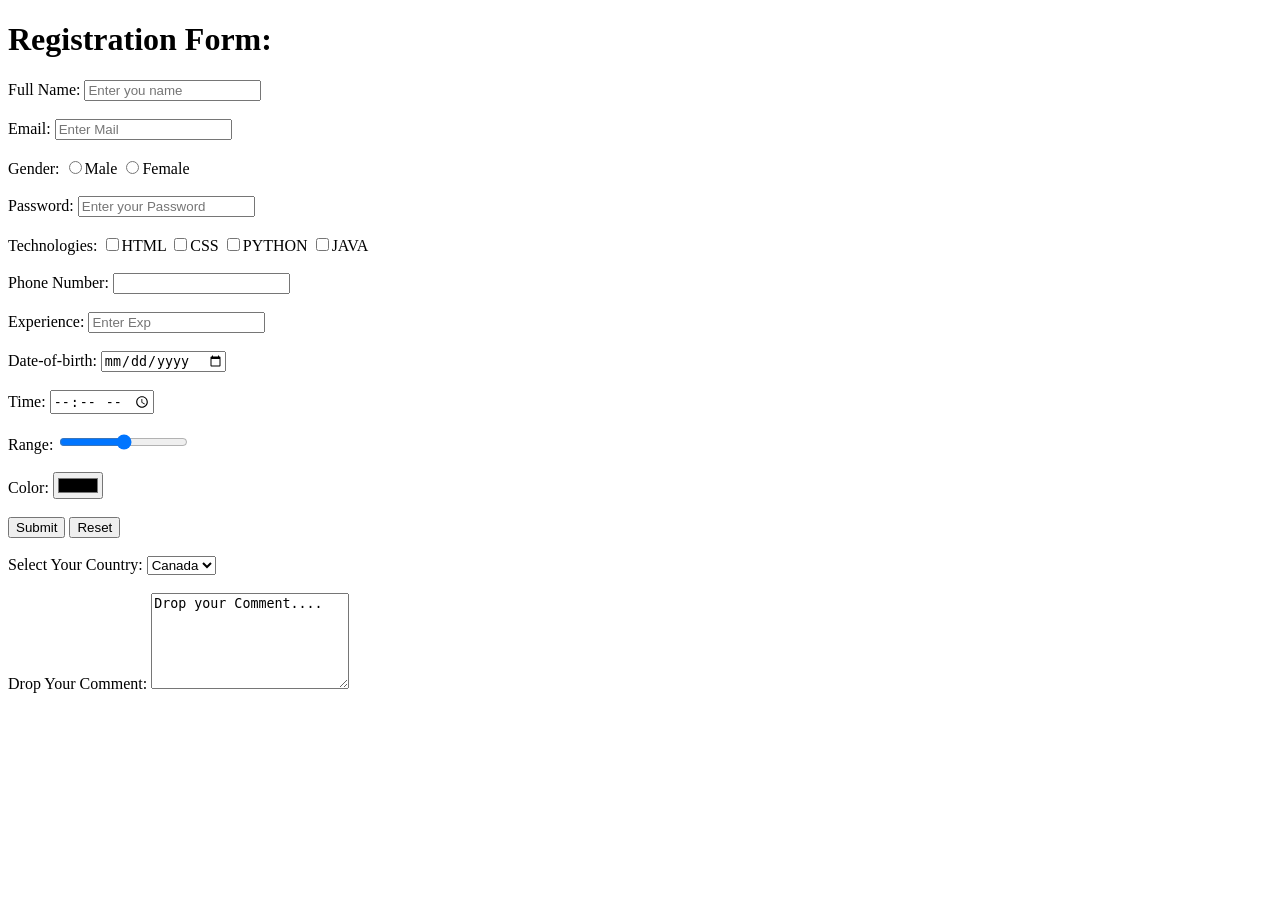
<file: form.html>
<!DOCTYPE html>
<html lang="en">
<head>
    <meta charset="UTF-8">
    <meta name="viewport" content="width=, initial-scale=1.0">
    <title>Forms</title>
</head>
<body>
    <form>
        <h1>Registration Form:</h1>
        <label>Full Name:</label>
    
        <input type="text" placeholder="Enter you name"/><br><br>
        <labe>Email:</labe>
        <input type="email" placeholder="Enter Mail"/><br><br>
        <label>Gender:</label>
        <input type="radio" name="Male"/>Male
        <input type="radio" name="Female"/>Female <br><br>
        <lable>Password:</lable>
     
        <input type="Password" placeholder="Enter your Password"/><br><br>
        <lable>Technologies:</lable>
        <input type="CheckBox"/>HTML
        <input type="CheckBox"/>CSS
        <input type="CheckBox"/>PYTHON
        <input type="CheckBox"/>JAVA<br><br> 
        <lable>Phone Number:</lable>
        <input type="tel" +91placeholde="ENter Mobile number"/><br><br>
        <lable>Experience:</lable>
        <input type="number" placeholder="Enter Exp"/><br><br>
        <label>Date-of-birth:</label>
        <input type="date"/><br><br>
        <lable>Time:</lable>
        <input type="time"/><br><br>
        <lable>Range:</lable>
        <input type="range"/><br><br>
        <lable>Color:</lable>
        <input type="color"/><br><br>
        <input type="submit"/>
        <input type="reset"/><br><br>
        <lable>Select Your Country:</lable>
        <select>
            <option>Canada</option>
            <option>India</option>
            <option>USA</option>
            <option>UK</option>
        </select><br><br>
        <lable>Drop Your Comment:</lable>
        <textarea rows="6" cols="22">Drop your Comment....
        </textarea>

    </form>
    
    
</body>
</html>
</file>
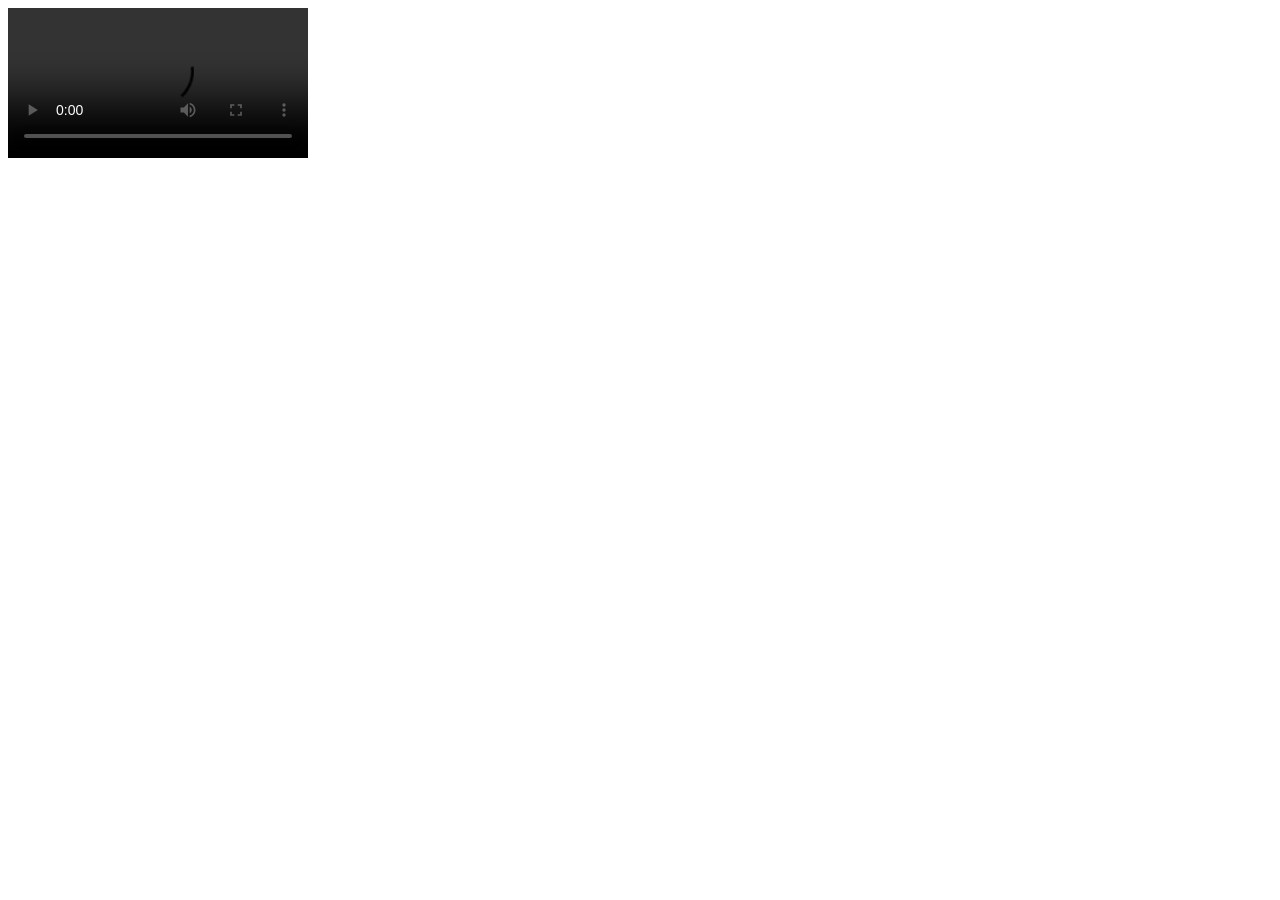
<file: media.html>
<!DOCTYPE html>
<html lang="en">
<head>
    <meta charset="UTF-8">
    <meta name="viewport" content="width=device-width, initial-scale=1.0">
    <title>Document</title>
</head>
<body>
    <video controls><source src="c:\Users\dell\Downloads\video.mp4 "  type="video/mp4"></video><br>

    

</body>
</html>
</file>
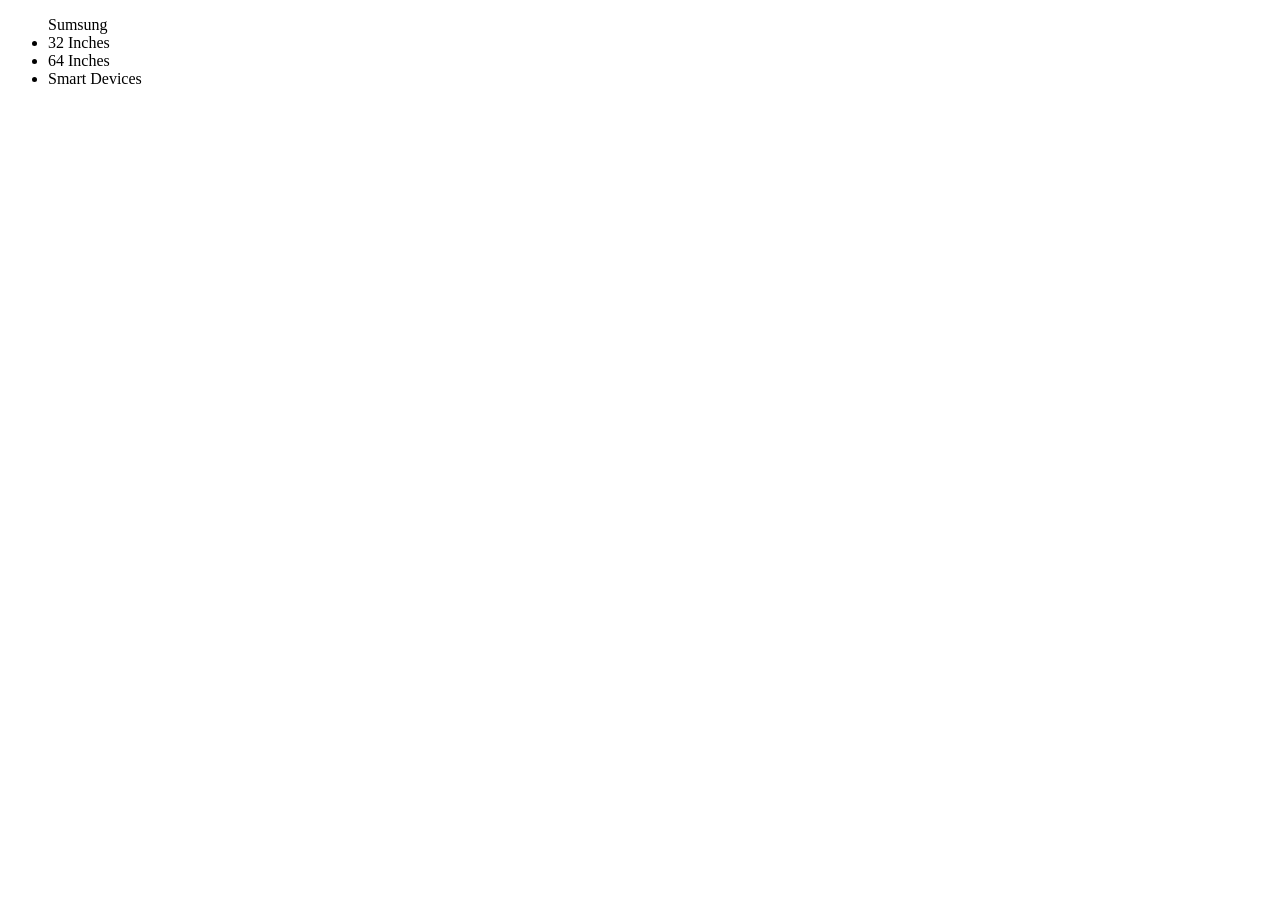
<file: samsung.html>
<!DOCTYPE html>
<html lang="en">
<head>
    <meta charset="UTF-8">
    <meta name="viewport" content="width=device-width, initial-scale=1.0">
    <title>Document</title>
</head>
<body>
    <ul> Sumsung
        <li>32 Inches</li>
        <li>64 Inches</li>
        <li>Smart Devices</li>
    </ul>
    
</body>
</html>
</file>
